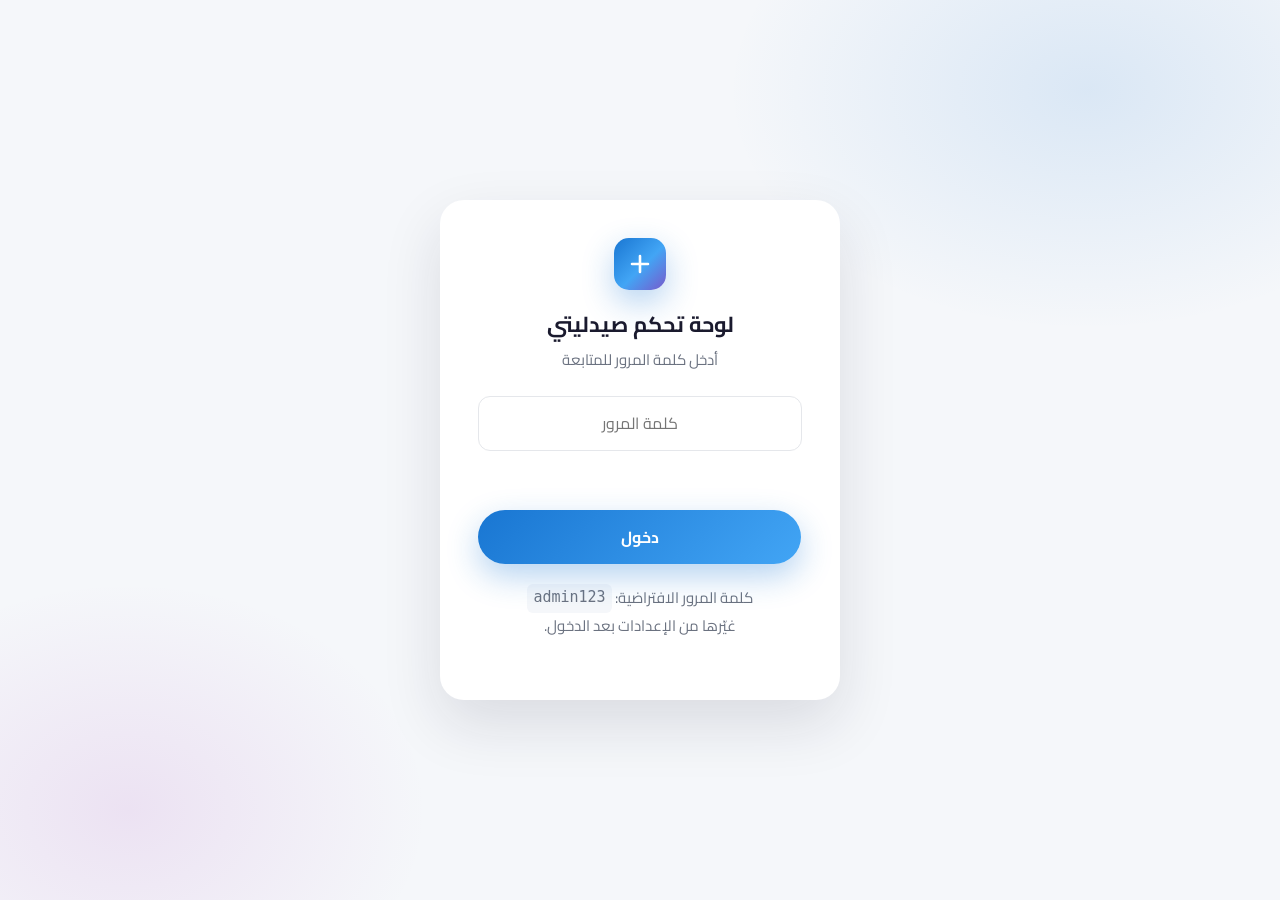
<file: admin.html>
<!DOCTYPE html>
<html lang="ar" dir="rtl">
<head>
  <meta charset="UTF-8" />
  <meta name="viewport" content="width=device-width, initial-scale=1.0" />
  <title>لوحة تحكم صيدليتي</title>
  <meta name="robots" content="noindex, nofollow" />
  <link rel="preconnect" href="https://fonts.googleapis.com" />
  <link rel="preconnect" href="https://fonts.gstatic.com" crossorigin />
  <link href="https://fonts.googleapis.com/css2?family=Cairo:wght@300;400;500;600;700;800;900&display=swap" rel="stylesheet" />
  <link rel="stylesheet" href="style.css" />
  <style>
    body.admin-body { min-height: 100vh; background: var(--background); }

    /* ---------- Login ---------- */
    .admin-login {
      min-height: 100vh; display: grid; place-items: center; padding: 2rem;
      background:
        radial-gradient(600px 400px at 85% 10%, rgba(25,118,210,.12), transparent 60%),
        radial-gradient(500px 380px at 10% 90%, rgba(156,39,176,.10), transparent 60%),
        var(--background);
    }
    .login-card {
      width: 100%; max-width: 400px; padding: 2.4rem; border-radius: var(--radius-lg);
      background: var(--surface); box-shadow: var(--shadow-lg); text-align: center;
    }
    .login-card .brand-logo { width: 52px; height: 52px; border-radius: 15px; margin-inline: auto; }
    .login-card h1 { font-size: 1.35rem; margin: 1rem 0 .25rem; }
    .login-card p { color: var(--text-secondary); font-size: var(--fs-sm); margin-bottom: 1.5rem; }
    .login-card input {
      width: 100%; padding: .8rem 1rem; border: 1.5px solid var(--divider); border-radius: var(--radius-sm);
      font: inherit; margin-bottom: .9rem; text-align: center; direction: ltr;
    }
    .login-card input:focus { outline: none; border-color: var(--primary); }
    .login-error { color: var(--error); font-size: var(--fs-sm); min-height: 1.4em; margin-bottom: .5rem; }
    .login-hint { margin-top: 1.2rem; font-size: var(--fs-xs); color: var(--text-secondary); }
    .login-hint code { background: var(--background); padding: .1rem .4rem; border-radius: 6px; direction: ltr; display: inline-block; }

    /* ---------- Dashboard layout ---------- */
    .admin-dashboard { min-height: 100vh; display: flex; flex-direction: column; }
    .admin-topbar {
      position: sticky; top: 0; z-index: 50; display: flex; align-items: center; gap: 1rem;
      padding: .8rem 1.4rem; background: var(--text-primary); color: #fff;
      box-shadow: var(--shadow-md);
    }
    .admin-topbar .brand { display: flex; align-items: center; gap: .7rem; font-weight: 800; }
    .admin-topbar .brand small { font-weight: 400; color: rgba(255,255,255,.65); }
    .admin-topbar-spacer { flex: 1; }
    .admin-topbar .toplink {
      color: rgba(255,255,255,.85); font-size: var(--fs-sm); padding: .45rem .9rem;
      border: 1px solid rgba(255,255,255,.25); border-radius: var(--radius-pill);
      text-decoration: none; transition: .2s;
    }
    .admin-topbar .toplink:hover { background: rgba(255,255,255,.12); }
    .btn-logout { background: rgba(239,83,80,.18); color: #FF8A80; }

    .admin-tabs {
      display: flex; gap: .4rem; padding: .9rem 1.4rem 0; background: var(--text-primary);
      border-top: 1px solid rgba(255,255,255,.08);
    }
    .admin-tab-btn {
      display: flex; align-items: center; gap: .5rem; padding: .6rem 1.2rem; font: 600 .95rem var(--font);
      color: rgba(255,255,255,.75); background: transparent; border: 0; border-radius: var(--radius-sm) var(--radius-sm) 0 0;
      cursor: pointer; transition: .2s;
    }
    .admin-tab-btn:hover { color: #fff; }
    .admin-tab-btn.active { background: var(--background); color: var(--text-primary); }
    .tab-badge {
      min-width: 20px; height: 20px; padding: 0 5px; border-radius: var(--radius-pill);
      background: var(--error); color: #fff; font-size: .72rem; font-weight: 700;
      display: inline-grid; place-items: center;
    }

    .admin-main { flex: 1; width: 100%; max-width: 1100px; margin: 0 auto; padding: 1.6rem 1.4rem 4rem; }
    .admin-panel-head { display: flex; align-items: center; justify-content: space-between; gap: 1rem; margin-bottom: 1.2rem; flex-wrap: wrap; }
    .admin-panel-head h2 { font-size: 1.3rem; }
    .admin-panel-head p { color: var(--text-secondary); font-size: var(--fs-sm); }

    .stat-cards { display: grid; grid-template-columns: repeat(3, 1fr); gap: 1rem; margin-bottom: 1.4rem; }
    .stat-card { background: var(--surface); border-radius: var(--radius-md); padding: 1.1rem 1.3rem; box-shadow: var(--shadow-sm); }
    .stat-card strong { display: block; font-size: 1.6rem; color: var(--primary); }
    .stat-card span { color: var(--text-secondary); font-size: var(--fs-sm); }

    /* ---------- Messages ---------- */
    .msg-toolbar { display: flex; align-items: center; gap: .8rem; margin-bottom: 1rem; flex-wrap: wrap; }
    .msg-filter { padding: .5rem 1rem; border: 1.5px solid var(--divider); border-radius: var(--radius-sm); font: 500 .9rem var(--font); background: var(--surface); }
    .msg-list { display: flex; flex-direction: column; gap: .9rem; }
    .msg-card {
      background: var(--surface); border-radius: var(--radius-md); padding: 1.1rem 1.3rem;
      box-shadow: var(--shadow-sm); border-inline-start: 4px solid var(--divider);
    }
    .msg-card.unread { border-inline-start-color: var(--primary); background: linear-gradient(90deg, rgba(25,118,210,.05), var(--surface) 35%); }
    .msg-head { display: flex; align-items: center; gap: .7rem; flex-wrap: wrap; }
    .msg-head strong { font-size: 1.02rem; }
    .msg-subject { font-size: var(--fs-xs); background: var(--gradient-soft); color: var(--primary-dark); padding: .2rem .6rem; border-radius: var(--radius-pill); font-weight: 600; }
    .msg-date { color: var(--text-secondary); font-size: var(--fs-xs); margin-inline-start: auto; }
    .msg-email { color: var(--primary); font-size: var(--fs-sm); text-decoration: none; direction: ltr; }
    .msg-body { margin: .7rem 0 .9rem; color: var(--text-primary); line-height: 1.8; white-space: pre-wrap; background: var(--background); border-radius: var(--radius-sm); padding: .8rem 1rem; }
    .msg-actions { display: flex; gap: .5rem; flex-wrap: wrap; }
    .msg-btn {
      padding: .4rem .95rem; font: 600 .85rem var(--font); border-radius: var(--radius-pill); cursor: pointer;
      border: 1.5px solid var(--divider); background: var(--surface); color: var(--text-primary); transition: .2s;
    }
    .msg-btn:hover { border-color: var(--primary); color: var(--primary); }
    .msg-btn.danger:hover { border-color: var(--error); color: var(--error); }
    .empty-state { text-align: center; padding: 4rem 1rem; color: var(--text-secondary); }
    .empty-state svg { opacity: .35; margin-bottom: .8rem; }

    /* ---------- Content editor ---------- */
    .page-chips { display: flex; gap: .5rem; flex-wrap: wrap; margin-bottom: 1.3rem; }
    .page-chip {
      padding: .5rem 1.1rem; border-radius: var(--radius-pill); border: 1.5px solid var(--divider);
      background: var(--surface); font: 600 .9rem var(--font); color: var(--text-secondary); cursor: pointer; transition: .2s;
    }
    .page-chip.active { background: var(--gradient-primary); color: #fff; border-color: transparent; }
    .content-group { margin-bottom: 1.6rem; }
    .content-group h3 {
      font-size: .95rem; color: var(--primary-dark); margin-bottom: .8rem; padding-bottom: .5rem;
      border-bottom: 1px solid var(--divider);
    }
    .field-card { background: var(--surface); border-radius: var(--radius-md); padding: .95rem 1.1rem; margin-bottom: .8rem; box-shadow: var(--shadow-xs); }
    .field-label { display: flex; align-items: center; gap: .6rem; flex-wrap: wrap; margin-bottom: .5rem; }
    .field-label strong { font-size: .93rem; }
    .field-selector {
      font-size: .72rem; color: var(--text-secondary); font-family: ui-monospace, Menlo, monospace;
      background: var(--background); padding: .12rem .5rem; border-radius: 6px; direction: ltr;
    }
    .field-changed { font-size: .72rem; color: var(--warning); font-weight: 700; display: none; }
    .field-card.changed .field-changed { display: inline; }
    .field-card textarea {
      width: 100%; min-height: 74px; resize: vertical; padding: .7rem .9rem; font: 500 .92rem var(--font);
      border: 1.5px solid var(--divider); border-radius: var(--radius-sm); background: #fff; color: var(--text-primary);
    }
    .field-card textarea:focus { outline: none; border-color: var(--primary); }
    body[data-theme="dark"] .field-card textarea { background: #1F2437; color: #fff; }
    .field-foot { display: flex; justify-content: space-between; gap: 1rem; margin-top: .5rem; }
    .field-foot small { color: transparent; font-size: .75rem; }
    .field-card.changed .field-foot small.auto-saved { color: var(--success); }
    .revert-btn {
      font-size: .8rem; background: none; border: 0; color: var(--text-secondary); cursor: pointer; text-decoration: underline;
    }
    .revert-btn:hover { color: var(--error); }

    .save-bar {
      position: sticky; bottom: 1rem; z-index: 40; display: flex; align-items: center; gap: 1rem;
      background: var(--text-primary); color: #fff; border-radius: var(--radius-md); padding: .85rem 1.3rem;
      box-shadow: var(--shadow-lg); margin-top: 1.5rem;
    }
    .save-bar .save-status { flex: 1; font-size: var(--fs-sm); color: rgba(255,255,255,.8); }
    .save-bar.saved .save-status { color: #7BD88F; }

    /* ---------- Settings ---------- */
    .settings-card { background: var(--surface); border-radius: var(--radius-md); padding: 1.4rem; margin-bottom: 1.2rem; box-shadow: var(--shadow-sm); }
    .settings-card h3 { margin-bottom: .4rem; }
    .settings-card p { color: var(--text-secondary); font-size: var(--fs-sm); margin-bottom: 1rem; }
    .settings-card input { width: 100%; max-width: 320px; padding: .7rem 1rem; border: 1.5px solid var(--divider); border-radius: var(--radius-sm); font: inherit; margin-bottom: .7rem; }
    .settings-card input:focus { outline: none; border-color: var(--primary); }
    .settings-row { display: flex; gap: 1rem; flex-wrap: wrap; align-items: center; }

    #toast {
      position: fixed; bottom: 2rem; left: 50%; transform: translate(-50%, 20px); z-index: 100;
      background: var(--text-primary); color: #fff; padding: .75rem 1.5rem; border-radius: var(--radius-pill);
      font-size: var(--fs-sm); opacity: 0; pointer-events: none; transition: .3s; box-shadow: var(--shadow-lg);
    }
    #toast.show { opacity: 1; transform: translate(-50%, 0); }

    [hidden] { display: none !important; }
    @media (max-width: 720px) {
      .stat-cards { grid-template-columns: 1fr; }
      .admin-topbar { flex-wrap: wrap; }
      .admin-tabs { overflow-x: auto; }
    }
  </style>
</head>
<body class="admin-body">

  <!-- ===================== Login ===================== -->
  <section class="admin-login" id="loginScreen">
    <div class="login-card">
      <span class="brand-logo" style="display:grid;place-items:center;background:var(--gradient-primary);color:#fff">
        <svg viewBox="0 0 24 24" width="24" height="24" fill="none" stroke="currentColor" stroke-width="2.6" stroke-linecap="round"><path d="M12 4v16M4 12h16"/></svg>
      </span>
      <h1>لوحة تحكم صيدليتي</h1>
      <p>أدخل كلمة المرور للمتابعة</p>
      <input type="password" id="loginPass" placeholder="كلمة المرور" autocomplete="current-password" />
      <p class="login-error" id="loginError" role="alert"></p>
      <button class="btn btn-primary btn-lg" id="loginBtn" style="width:100%">دخول</button>
      <p class="login-hint">كلمة المرور الافتراضية: <code>admin123</code><br />غيّرها من الإعدادات بعد الدخول.</p>
    </div>
  </section>

  <!-- ===================== Dashboard ===================== -->
  <div class="admin-dashboard" id="dashboard" hidden>
    <header class="admin-topbar">
      <a class="brand" aria-label="صيدليتي - لوحة التحكم">
        <span class="brand-logo" style="display:grid;place-items:center;background:var(--gradient-primary);color:#fff">
          <svg viewBox="0 0 24 24" width="20" height="20" fill="none" stroke="currentColor" stroke-width="2.6" stroke-linecap="round"><path d="M12 4v16M4 12h16"/></svg>
        </span>
        <span>لوحة تحكم صيدليتي <small>— إدارة الموقع</small></span>
      </a>
      <div class="admin-topbar-spacer"></div>
      <a class="toplink" href="index.html" target="_blank" rel="noopener">زيارة الموقع</a>
      <button class="toplink btn-logout" id="logoutBtn" type="button">تسجيل الخروج</button>
    </header>

    <nav class="admin-tabs" aria-label="أقسام لوحة التحكم">
      <button class="admin-tab-btn active" data-tab="messages" type="button">
        <svg viewBox="0 0 24 24" width="16" height="16" fill="none" stroke="currentColor" stroke-width="2" stroke-linecap="round" stroke-linejoin="round"><path d="M21 12a8 8 0 0 1-8 8H4l2-3a8 8 0 1 1 15-5Z"/></svg>
        الرسائل <span class="tab-badge" id="unreadBadge" hidden>0</span>
      </button>
      <button class="admin-tab-btn" data-tab="content" type="button">
        <svg viewBox="0 0 24 24" width="16" height="16" fill="none" stroke="currentColor" stroke-width="2" stroke-linecap="round" stroke-linejoin="round"><path d="M12 20h9"/><path d="M16.5 3.5a2.1 2.1 0 0 1 3 3L7 19l-4 1 1-4Z"/></svg>
        تعديل المحتوى
      </button>
      <button class="admin-tab-btn" data-tab="settings" type="button">
        <svg viewBox="0 0 24 24" width="16" height="16" fill="none" stroke="currentColor" stroke-width="2" stroke-linecap="round" stroke-linejoin="round"><circle cx="12" cy="12" r="3"/><path d="M19.4 15a1.7 1.7 0 0 0 .3 1.9l.1.1a2 2 0 1 1-2.8 2.8l-.1-.1a1.7 1.7 0 0 0-1.9-.3 1.7 1.7 0 0 0-1 1.5V21a2 2 0 1 1-4 0v-.1a1.7 1.7 0 0 0-1-1.6 1.7 1.7 0 0 0-1.9.3l-.1.1a2 2 0 1 1-2.8-2.8l.1-.1a1.7 1.7 0 0 0 .3-1.9 1.7 1.7 0 0 0-1.5-1H3a2 2 0 1 1 0-4h.1a1.7 1.7 0 0 0 1.6-1 1.7 1.7 0 0 0-.3-1.9l-.1-.1a2 2 0 1 1 2.8-2.8l.1.1a1.7 1.7 0 0 0 1.9.3h.1a1.7 1.7 0 0 0 1-1.5V3a2 2 0 1 1 4 0v.1a1.7 1.7 0 0 0 1 1.5h.1a1.7 1.7 0 0 0 1.9-.3l.1-.1a2 2 0 1 1 2.8 2.8l-.1.1a1.7 1.7 0 0 0-.3 1.9v.1a1.7 1.7 0 0 0 1.5 1H21a2 2 0 1 1 0 4h-.1a1.7 1.7 0 0 0-1.5 1Z"/></svg>
        الإعدادات
      </button>
    </nav>

    <main class="admin-main">

      <!-- ===== Messages tab ===== -->
      <section id="tab-messages" class="admin-tab">
        <div class="admin-panel-head">
          <div>
            <h2>رسائل التواصل</h2>
            <p>الرسائل المرسلة من نموذج التواصل في صفحة «تواصل معنا».</p>
          </div>
        </div>

        <div class="stat-cards">
          <div class="stat-card"><strong id="statTotal">0</strong><span>إجمالي الرسائل</span></div>
          <div class="stat-card"><strong id="statUnread">0</strong><span>غير مقروءة</span></div>
          <div class="stat-card"><strong id="statToday">0</strong><span>اليوم</span></div>
        </div>

        <div class="msg-toolbar">
          <select class="msg-filter" id="msgFilter" aria-label="فلترة الرسائل">
            <option value="all">كل الرسائل</option>
            <option value="unread">غير المقروءة فقط</option>
          </select>
          <button class="btn btn-primary btn-sm" id="exportBtn" type="button">
            <svg viewBox="0 0 24 24" width="14" height="14" fill="none" stroke="currentColor" stroke-width="2.2" stroke-linecap="round" stroke-linejoin="round"><path d="M12 3v12"/><path d="m7 10 5 5 5-5"/><path d="M4 21h16"/></svg>
            تصدير JSON
          </button>
        </div>

        <div class="msg-list" id="messagesList"></div>
      </section>

      <!-- ===== Content tab ===== -->
      <section id="tab-content" class="admin-tab" hidden>
        <div class="admin-panel-head">
          <div>
            <h2>تعديل محتوى الموقع</h2>
            <p>عدّل النصوص في أي صفحة ثم اضغط «حفظ التغييرات» — تظهر التعديلات فورًا على الموقع في نفس المتصفح.</p>
          </div>
        </div>

        <div class="page-chips" id="pageChips"></div>
        <div id="contentFields"></div>

        <div class="save-bar" id="saveBar">
          <span class="save-status" id="saveStatus">لم يتم حفظ التغييرات بعد</span>
          <button class="btn btn-white" id="saveBtn" type="button">
            <svg viewBox="0 0 24 24" width="16" height="16" fill="none" stroke="currentColor" stroke-width="2.2" stroke-linecap="round" stroke-linejoin="round"><path d="M19 21H5a2 2 0 0 1-2-2V5a2 2 0 0 1 2-2h11l5 5v11a2 2 0 0 1-2 2Z"/><path d="M17 21v-8H7v8"/><path d="M7 3v5h8"/></svg>
            حفظ التغييرات
          </button>
        </div>
      </section>

      <!-- ===== Settings tab ===== -->
      <section id="tab-settings" class="admin-tab" hidden>
        <div class="admin-panel-head">
          <div>
            <h2>الإعدادات</h2>
            <p>إدارة كلمة المرور وبيانات اللوحة.</p>
          </div>
        </div>

        <div class="settings-card">
          <h3>تغيير كلمة المرور</h3>
          <p>كلمة المرور الحالية: <code>admin123</code> (الافتراضية) — يُنصح بتغييرها.</p>
          <input type="password" id="newPass1" placeholder="كلمة المرور الجديدة" autocomplete="new-password" />
          <input type="password" id="newPass2" placeholder="تأكيد كلمة المرور الجديدة" autocomplete="new-password" />
          <div class="settings-row">
            <button class="btn btn-primary" id="changePassBtn" type="button">تحديث كلمة المرور</button>
          </div>
        </div>

        <div class="settings-card">
          <h3>المحتوى</h3>
          <p>استعادة جميع النصوص إلى القيم الافتراضية وتجاهل كل التعديلات المحفوظة.</p>
          <div class="settings-row">
            <button class="btn btn-dark" id="resetContentBtn" type="button">استعادة المحتوى الافتراضي</button>
          </div>
        </div>

        <div class="settings-card">
          <h3>الرسائل</h3>
          <p>حذف جميع رسائل التواصل المحفوظة نهائيًا.</p>
          <div class="settings-row">
            <button class="btn btn-dark" id="clearMessagesBtn" type="button">حذف جميع الرسائل</button>
          </div>
        </div>

        <div class="settings-card">
          <h3>ملاحظة مهمة</h3>
          <p>
            لوحة التحكم هذه تعمل بتخزين المتصفح (localStorage) — الرسائل والتعديلات تُحفظ على نفس المتصفح/الجهاز فقط.
            لاستقبال الرسائل ومشاركة التعديلات بين جميع الزوار، تحتاج ربط الموقع بخادم (Backend) مثل Formspree أو Firebase.
          </p>
        </div>
      </section>
    </main>
  </div>

  <div id="toast" role="status"></div>

  <script src="content-schema.js" defer></script>
  <script src="admin.js" defer></script>
</body>
</html>
</file>
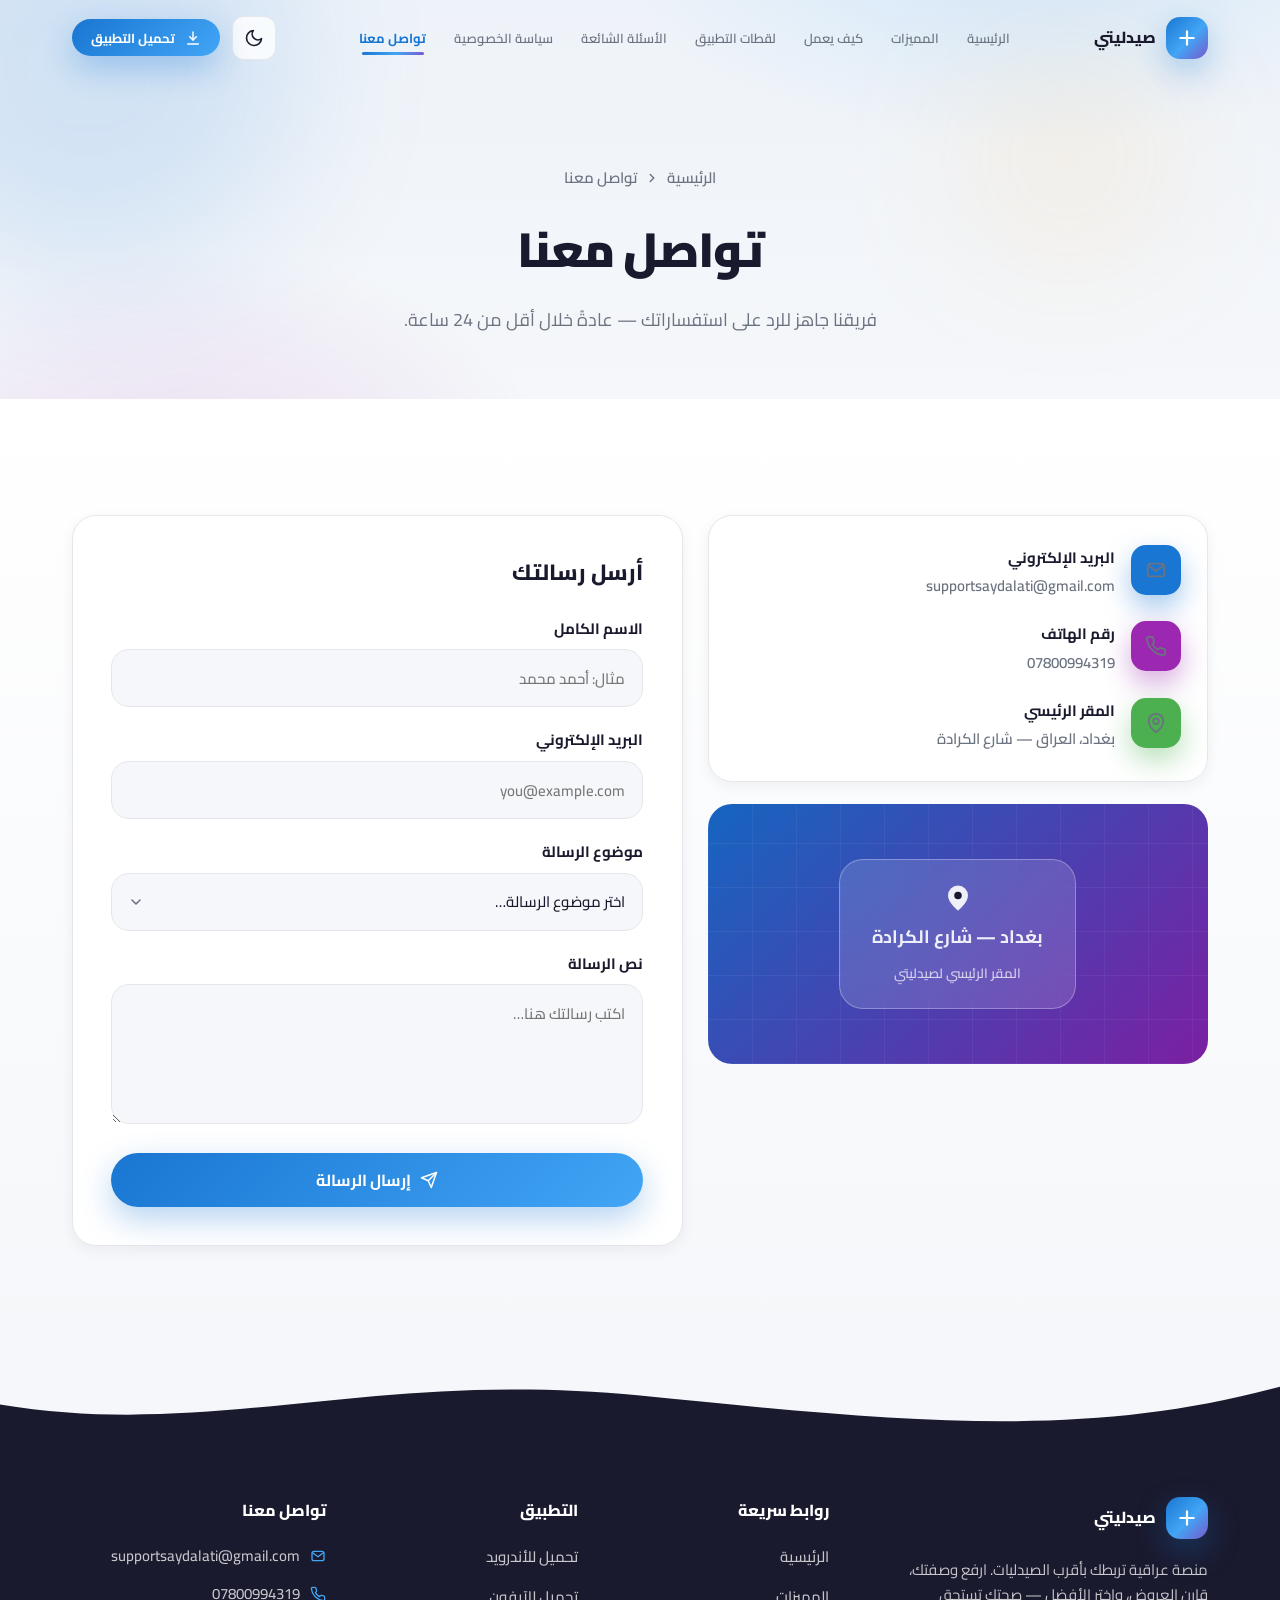
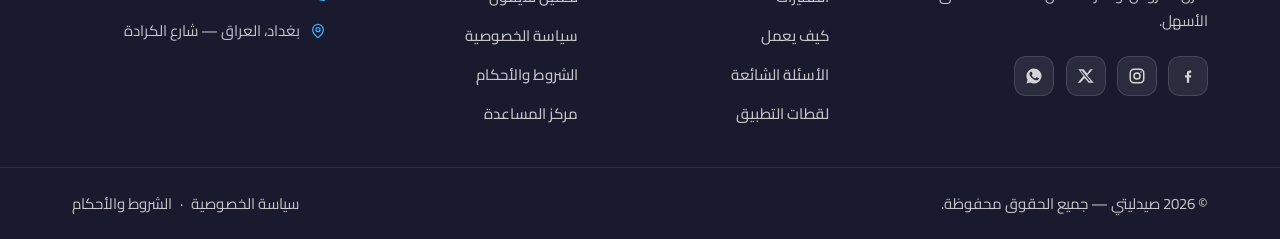
<file: contact.html>
<!DOCTYPE html>
<html lang="ar" dir="rtl">
<head>
  <meta charset="UTF-8" />
  <meta name="viewport" content="width=device-width, initial-scale=1.0" />
  <script>
    (function () {
      try {
        var stored = localStorage.getItem("saydalati-theme");
        var dark = stored ? stored === "dark" : window.matchMedia("(prefers-color-scheme: dark)").matches;
        document.documentElement.setAttribute("data-theme", dark ? "dark" : "light");
      } catch (e) {}
    })();
  </script>
  <title>تواصل معنا | صيدليتي</title>
  <meta name="description" content="تواصل مع فريق صيدليتي — لأي استفسار أو اقتراح أو مشكلة، نحن هنا لخدمتك على مدار الساعة." />
  <meta name="robots" content="index, follow" />
  <meta name="theme-color" content="#1976D2" />
  <link rel="preconnect" href="https://fonts.googleapis.com" />
  <link rel="preconnect" href="https://fonts.gstatic.com" crossorigin />
  <link href="https://fonts.googleapis.com/css2?family=Cairo:wght@300;400;500;600;700;800;900&display=swap" rel="stylesheet" />
  <link rel="stylesheet" href="style.css" />
  <link rel="icon" type="image/svg+xml" href="data:image/svg+xml,%3Csvg xmlns='http://www.w3.org/2000/svg' viewBox='0 0 64 64'%3E%3Cdefs%3E%3ClinearGradient id='g' x1='0' y1='0' x2='1' y2='1'%3E%3Cstop offset='0' stop-color='%231976D2'/%3E%3Cstop offset='1' stop-color='%239C27B0'/%3E%3C/linearGradient%3E%3C/defs%3E%3Crect width='64' height='64' rx='16' fill='url(%23g)'/%3E%3Cpath d='M32 14v36M14 32h36' stroke='white' stroke-width='8' stroke-linecap='round'/%3E%3C/svg%3E" />
</head>
<body>
  <a class="skip-link" href="#main">تخطي إلى المحتوى</a>
  <div class="scroll-progress" id="scrollProgress" aria-hidden="true"></div>

  <header class="site-header" id="siteHeader">
    <nav class="nav container" aria-label="التنقل الرئيسي">
      <a href="index.html" class="brand" aria-label="صيدليتي - الرئيسية">
        <span class="brand-logo" aria-hidden="true">
          <svg viewBox="0 0 24 24" width="20" height="20" fill="none" stroke="currentColor" stroke-width="2.6" stroke-linecap="round"><path d="M12 4v16M4 12h16"/></svg>
        </span>
        <span class="brand-name">صيدليتي</span>
      </a>
      <ul class="nav-links" id="navLinks">
        <li><a class="nav-link" href="index.html#hero">الرئيسية</a></li>
        <li><a class="nav-link" href="index.html#features">المميزات</a></li>
        <li><a class="nav-link" href="index.html#how-it-works">كيف يعمل</a></li>
        <li><a class="nav-link" href="index.html#screenshots">لقطات التطبيق</a></li>
        <li><a class="nav-link" href="index.html#faq">الأسئلة الشائعة</a></li>
        <li><a class="nav-link" href="privacy-policy.html">سياسة الخصوصية</a></li>
        <li><a class="nav-link active" href="contact.html">تواصل معنا</a></li>
      </ul>
      <div class="nav-actions">
        <button class="theme-toggle" id="themeToggle" aria-label="التبديل إلى الوضع الليلي" aria-pressed="false">
          <svg class="icon-moon" viewBox="0 0 24 24" width="20" height="20" fill="none" stroke="currentColor" stroke-width="2" stroke-linecap="round" stroke-linejoin="round" aria-hidden="true"><path d="M21 12.8A9 9 0 1 1 11.2 3a7 7 0 0 0 9.8 9.8Z"/></svg>
          <svg class="icon-sun" viewBox="0 0 24 24" width="20" height="20" fill="none" stroke="currentColor" stroke-width="2" stroke-linecap="round" aria-hidden="true"><circle cx="12" cy="12" r="4.2"/><path d="M12 2v2.2M12 19.8V22M2 12h2.2M19.8 12H22M4.9 4.9l1.6 1.6M17.5 17.5l1.6 1.6M4.9 19.1l1.6-1.6M17.5 6.5l1.6-1.6"/></svg>
        </button>
        <a href="index.html#download" class="btn btn-primary btn-sm nav-cta">
          <svg viewBox="0 0 24 24" width="16" height="16" fill="none" stroke="currentColor" stroke-width="2.2" stroke-linecap="round" stroke-linejoin="round" aria-hidden="true"><path d="M12 3v12"/><path d="m7 10 5 5 5-5"/><path d="M4 21h16"/></svg>
          تحميل التطبيق
        </a>
        <button class="nav-toggle" id="navToggle" aria-label="فتح القائمة" aria-expanded="false" aria-controls="mobileMenu">
          <svg class="icon-burger" viewBox="0 0 24 24" width="24" height="24" fill="none" stroke="currentColor" stroke-width="2" stroke-linecap="round"><path d="M4 7h16M4 12h16M4 17h10"/></svg>
          <svg class="icon-close" viewBox="0 0 24 24" width="24" height="24" fill="none" stroke="currentColor" stroke-width="2" stroke-linecap="round"><path d="m6 6 12 12M18 6 6 18"/></svg>
        </button>
      </div>
    </nav>
  </header>

  <div class="mobile-menu" id="mobileMenu" aria-hidden="true">
    <ul class="mobile-menu-links">
      <li><a class="nav-link" href="index.html#hero">الرئيسية</a></li>
      <li><a class="nav-link" href="index.html#features">المميزات</a></li>
      <li><a class="nav-link" href="index.html#how-it-works">كيف يعمل</a></li>
      <li><a class="nav-link" href="index.html#screenshots">لقطات التطبيق</a></li>
      <li><a class="nav-link" href="index.html#faq">الأسئلة الشائعة</a></li>
      <li><a class="nav-link" href="privacy-policy.html">سياسة الخصوصية</a></li>
      <li><a class="nav-link active" href="contact.html">تواصل معنا</a></li>
    </ul>
    <a href="index.html#download" class="btn btn-primary btn-lg mobile-menu-cta">تحميل التطبيق</a>
  </div>

  <main id="main">
    <section class="page-hero">
      <div class="hero-bg" aria-hidden="true">
        <span class="blob blob-1"></span>
        <span class="blob blob-5"></span>
      </div>
      <div class="container">
        <nav class="breadcrumb reveal visible" aria-label="مسار التنقل">
          <a href="index.html">الرئيسية</a>
          <svg viewBox="0 0 24 24" fill="none" stroke="currentColor" stroke-width="2.4" stroke-linecap="round" aria-hidden="true"><path d="m9 6 6 6-6 6"/></svg>
          <span>تواصل معنا</span>
        </nav>
        <h1 class="page-hero-title reveal visible">تواصل معنا</h1>
        <p class="page-hero-sub reveal visible">فريقنا جاهز للرد على استفساراتك — عادةً خلال أقل من 24 ساعة.</p>
      </div>
    </section>

    <section class="section section-alt">
      <div class="container">
        <div class="contact-page-grid">
          <div class="info-stack">
            <div class="info-card reveal visible">
              <a href="mailto:supportsaydalati@gmail.com" class="info-row">
                <span class="contact-icon" style="--fc:#1976D2">
                  <svg viewBox="0 0 24 24" width="22" height="22" fill="none" stroke="currentColor" stroke-width="2" stroke-linecap="round" stroke-linejoin="round" aria-hidden="true"><rect x="3" y="5" width="18" height="14" rx="3"/><path d="m4 7 8 6 8-6"/></svg>
                </span>
                <div>
                  <strong>البريد الإلكتروني</strong>
                  <span dir="ltr">supportsaydalati@gmail.com</span>
                </div>
              </a>
              <a href="tel:+9647800994319" class="info-row">
                <span class="contact-icon" style="--fc:#9C27B0">
                  <svg viewBox="0 0 24 24" width="22" height="22" fill="none" stroke="currentColor" stroke-width="2" stroke-linecap="round" stroke-linejoin="round" aria-hidden="true"><path d="M22 16.9v3a2 2 0 0 1-2.2 2A19.8 19.8 0 0 1 2.1 4.2 2 2 0 0 1 4.1 2h3a2 2 0 0 1 2 1.7c.1 1 .4 2 .7 2.9a2 2 0 0 1-.5 2.1L8 10a16 16 0 0 0 6 6l1.3-1.3a2 2 0 0 1 2.1-.5c.9.3 1.9.6 2.9.7a2 2 0 0 1 1.7 2Z"/></svg>
                </span>
                <div>
                  <strong>رقم الهاتف</strong>
                  <span dir="ltr">07800994319</span>
                </div>
              </a>
              <div class="info-row">
                <span class="contact-icon" style="--fc:#4CAF50">
                  <svg viewBox="0 0 24 24" width="22" height="22" fill="none" stroke="currentColor" stroke-width="2" stroke-linecap="round" stroke-linejoin="round" aria-hidden="true"><path d="M20 10c0 6-8 12-8 12S4 16 4 10a8 8 0 1 1 16 0Z"/><circle cx="12" cy="10" r="3"/></svg>
                </span>
                <div>
                  <strong>المقر الرئيسي</strong>
                  <span>بغداد، العراق — شارع الكرادة</span>
                </div>
              </div>
            </div>

            <div class="map-placeholder reveal visible" role="img" aria-label="خريطة توضيحية لموقع المقر الرئيسي في بغداد">
              <div class="map-pin">
                <svg viewBox="0 0 24 24" width="30" height="30" fill="currentColor" aria-hidden="true"><path d="M20 10c0 6-8 12-8 12S4 16 4 10a8 8 0 1 1 16 0Z"/><circle cx="12" cy="10" r="3" fill="#1A1A2E"/></svg>
                <strong>بغداد — شارع الكرادة</strong>
                <small>المقر الرئيسي لصيدليتي</small>
              </div>
            </div>
          </div>

          <form class="form-card reveal visible" id="contactForm" novalidate>
            <h3>أرسل رسالتك</h3>

            <div class="form-row">
              <label class="form-label" for="name">الاسم الكامل</label>
              <input class="form-control" type="text" id="name" name="name" placeholder="مثال: أحمد محمد" autocomplete="name" />
              <span class="form-error">يرجى إدخال اسمك الكامل (3 أحرف على الأقل).</span>
            </div>

            <div class="form-row">
              <label class="form-label" for="email">البريد الإلكتروني</label>
              <input class="form-control" type="email" id="email" name="email" placeholder="you@example.com" autocomplete="email" dir="ltr" style="text-align:right" />
              <span class="form-error">يرجى إدخال بريد إلكتروني صحيح.</span>
            </div>

            <div class="form-row">
              <label class="form-label" for="subject">موضوع الرسالة</label>
              <select class="form-control" id="subject" name="subject">
                <option value="" selected disabled>اختر موضوع الرسالة…</option>
                <option value="support">مشكلة تقنية في التطبيق</option>
                <option value="pharmacy">انضمام صيدلية إلى المنصة</option>
                <option value="feedback">اقتراح أو ملاحظة</option>
                <option value="press">استفسار إعلامي</option>
                <option value="other">موضوع آخر</option>
              </select>
              <span class="form-error">يرجى اختيار موضوع الرسالة.</span>
            </div>

            <div class="form-row">
              <label class="form-label" for="message">نص الرسالة</label>
              <textarea class="form-control" id="message" name="message" placeholder="اكتب رسالتك هنا…"></textarea>
              <span class="form-error">يرجى كتابة رسالة لا تقل عن 10 أحرف.</span>
            </div>

            <button type="submit" class="btn btn-primary btn-lg" style="width:100%">
              <svg viewBox="0 0 24 24" width="18" height="18" fill="none" stroke="currentColor" stroke-width="2" stroke-linecap="round" stroke-linejoin="round" aria-hidden="true"><path d="M22 2 11 13"/><path d="M22 2 15 22l-4-9-9-4Z"/></svg>
              إرسال الرسالة
            </button>

            <div class="form-success" aria-live="polite">
              <svg viewBox="0 0 24 24" width="20" height="20" fill="none" stroke="currentColor" stroke-width="2.4" stroke-linecap="round" stroke-linejoin="round" aria-hidden="true"><circle cx="12" cy="12" r="9"/><path d="m8.5 12 2.5 2.5 4.5-5"/></svg>
              تم إرسال رسالتك بنجاح — سنرد عليك خلال 24 ساعة.
            </div>
          </form>
        </div>
      </div>
    </section>
  </main>

  <footer class="site-footer">
    <div class="footer-wave" aria-hidden="true">
      <svg viewBox="0 0 1440 90" preserveAspectRatio="none">
        <path d="M0,50 C240,90 420,10 720,40 C1020,70 1220,90 1440,30 L1440,90 L0,90 Z" fill="#1A1A2E"/>
      </svg>
    </div>
    <div class="container footer-grid">
      <div class="footer-brand">
        <a href="index.html" class="brand brand-light" aria-label="صيدليتي - الرئيسية">
          <span class="brand-logo" aria-hidden="true">
            <svg viewBox="0 0 24 24" width="20" height="20" fill="none" stroke="currentColor" stroke-width="2.6" stroke-linecap="round"><path d="M12 4v16M4 12h16"/></svg>
          </span>
          <span class="brand-name">صيدليتي</span>
        </a>
        <p class="footer-desc">منصة عراقية تربطك بأقرب الصيدليات. ارفع وصفتك، قارن العروض، واختر الأفضل — صحتك تستحق الأسهل.</p>
        <div class="footer-social">
          <a href="#" class="social-btn" aria-label="فيسبوك"><svg viewBox="0 0 24 24" width="18" height="18" fill="currentColor" aria-hidden="true"><path d="M13.5 21v-7h2.4l.4-3h-2.8V9.1c0-.9.2-1.5 1.5-1.5h1.4V4.9c-.3 0-1.2-.1-2.2-.1-2.2 0-3.7 1.3-3.7 3.8V11H8v3h2.5v7h3Z"/></svg></a>
          <a href="#" class="social-btn" aria-label="انستغرام"><svg viewBox="0 0 24 24" width="18" height="18" fill="none" stroke="currentColor" stroke-width="2" stroke-linecap="round" stroke-linejoin="round" aria-hidden="true"><rect x="3" y="3" width="18" height="18" rx="5"/><circle cx="12" cy="12" r="4"/><path d="M17.5 6.5h.01"/></svg></a>
          <a href="#" class="social-btn" aria-label="تويتر"><svg viewBox="0 0 24 24" width="18" height="18" fill="currentColor" aria-hidden="true"><path d="M17.7 3H21l-7.3 8.3L22.3 21h-6.7l-5.3-6.2L4.3 21H1l7.8-8.9L1.8 3h6.9l4.8 5.7L17.7 3Zm-1.2 16h1.9L6.6 4.9H4.6L16.5 19Z"/></svg></a>
          <a href="#" class="social-btn" aria-label="واتساب"><svg viewBox="0 0 24 24" width="18" height="18" fill="currentColor" aria-hidden="true"><path d="M12 2a10 10 0 0 0-8.6 15.1L2 22l5-1.3A10 10 0 1 0 12 2Zm5.7 14.2c-.2.7-1.3 1.3-1.9 1.4-.5.1-1.1.1-1.8-.1a16 16 0 0 1-1.7-.6c-3-1.3-5-4.3-5.1-4.5-.2-.2-1.3-1.7-1.3-3.2s.8-2.3 1.1-2.6c.3-.3.6-.4.8-.4h.6c.2 0 .5-.1.7.5l.9 2.2c.1.2.1.4 0 .6l-.4.6-.5.6c-.2.2-.3.4-.1.7.2.3.8 1.4 1.8 2.2 1.3 1.1 2.3 1.5 2.6 1.6.3.1.5.1.7-.1l1-1.2c.2-.3.4-.2.7-.1l2.2 1c.3.2.5.3.6.4 0 .2 0 .9-.3 1.6Z"/></svg></a>
        </div>
      </div>
      <div class="footer-col">
        <h4>روابط سريعة</h4>
        <ul>
          <li><a href="index.html#hero">الرئيسية</a></li>
          <li><a href="index.html#features">المميزات</a></li>
          <li><a href="index.html#how-it-works">كيف يعمل</a></li>
          <li><a href="index.html#faq">الأسئلة الشائعة</a></li>
          <li><a href="index.html#screenshots">لقطات التطبيق</a></li>
        </ul>
      </div>
      <div class="footer-col">
        <h4>التطبيق</h4>
        <ul>
          <li><a href="index.html#download">تحميل للأندرويد</a></li>
          <li><a href="index.html#download">تحميل للآيفون</a></li>
          <li><a href="privacy-policy.html">سياسة الخصوصية</a></li>
          <li><a href="terms.html">الشروط والأحكام</a></li>
          <li><a href="404.html">مركز المساعدة</a></li>
        </ul>
      </div>
      <div class="footer-col">
        <h4>تواصل معنا</h4>
        <ul class="footer-contact">
          <li>
            <svg viewBox="0 0 24 24" width="16" height="16" fill="none" stroke="currentColor" stroke-width="2" stroke-linecap="round" stroke-linejoin="round" aria-hidden="true"><rect x="3" y="5" width="18" height="14" rx="3"/><path d="m4 7 8 6 8-6"/></svg>
            <a href="mailto:supportsaydalati@gmail.com" dir="ltr">supportsaydalati@gmail.com</a>
          </li>
          <li>
            <svg viewBox="0 0 24 24" width="16" height="16" fill="none" stroke="currentColor" stroke-width="2" stroke-linecap="round" stroke-linejoin="round" aria-hidden="true"><path d="M22 16.9v3a2 2 0 0 1-2.2 2A19.8 19.8 0 0 1 2.1 4.2 2 2 0 0 1 4.1 2h3a2 2 0 0 1 2 1.7c.1 1 .4 2 .7 2.9a2 2 0 0 1-.5 2.1L8 10a16 16 0 0 0 6 6l1.3-1.3a2 2 0 0 1 2.1-.5c.9.3 1.9.6 2.9.7a2 2 0 0 1 1.7 2Z"/></svg>
            <a href="tel:+9647800994319" dir="ltr">07800994319</a>
          </li>
          <li>
            <svg viewBox="0 0 24 24" width="16" height="16" fill="none" stroke="currentColor" stroke-width="2" stroke-linecap="round" stroke-linejoin="round" aria-hidden="true"><path d="M20 10c0 6-8 12-8 12S4 16 4 10a8 8 0 1 1 16 0Z"/><circle cx="12" cy="10" r="3"/></svg>
            <span>بغداد، العراق — شارع الكرادة</span>
          </li>
        </ul>
      </div>
    </div>
    <div class="footer-bottom">
      <div class="container footer-bottom-inner">
        <p>© <span id="year">2026</span> صيدليتي — جميع الحقوق محفوظة.</p>
        <p class="footer-links">
          <a href="privacy-policy.html">سياسة الخصوصية</a>
          <span aria-hidden="true">·</span>
          <a href="terms.html">الشروط والأحكام</a>
        </p>
      </div>
    </div>
  </footer>

  <button class="back-to-top" id="backToTop" aria-label="العودة إلى الأعلى">
    <svg viewBox="0 0 24 24" width="20" height="20" fill="none" stroke="currentColor" stroke-width="2.4" stroke-linecap="round" stroke-linejoin="round" aria-hidden="true"><path d="m5 14 7-7 7 7"/></svg>
  </button>

  <script src="content-schema.js" defer></script>
  <script src="script.js" defer></script>
</body>
</html>
</file>
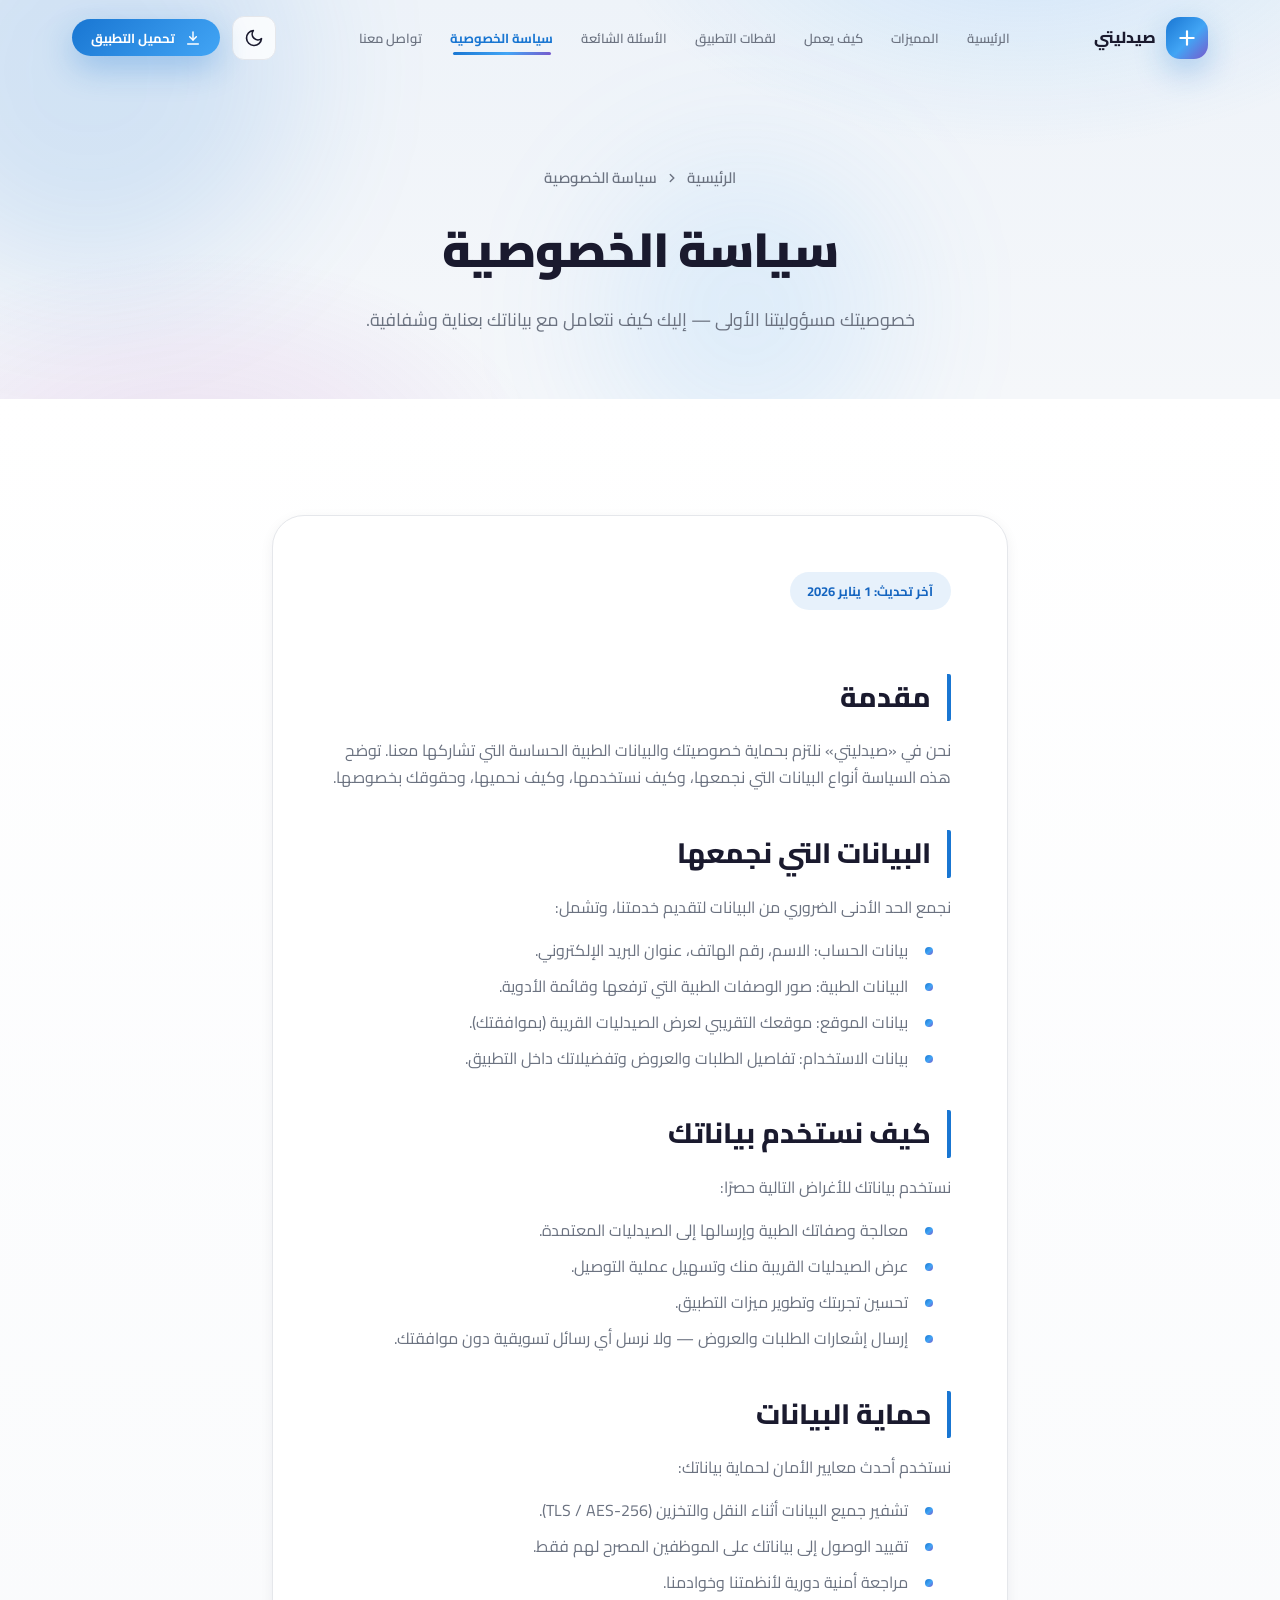
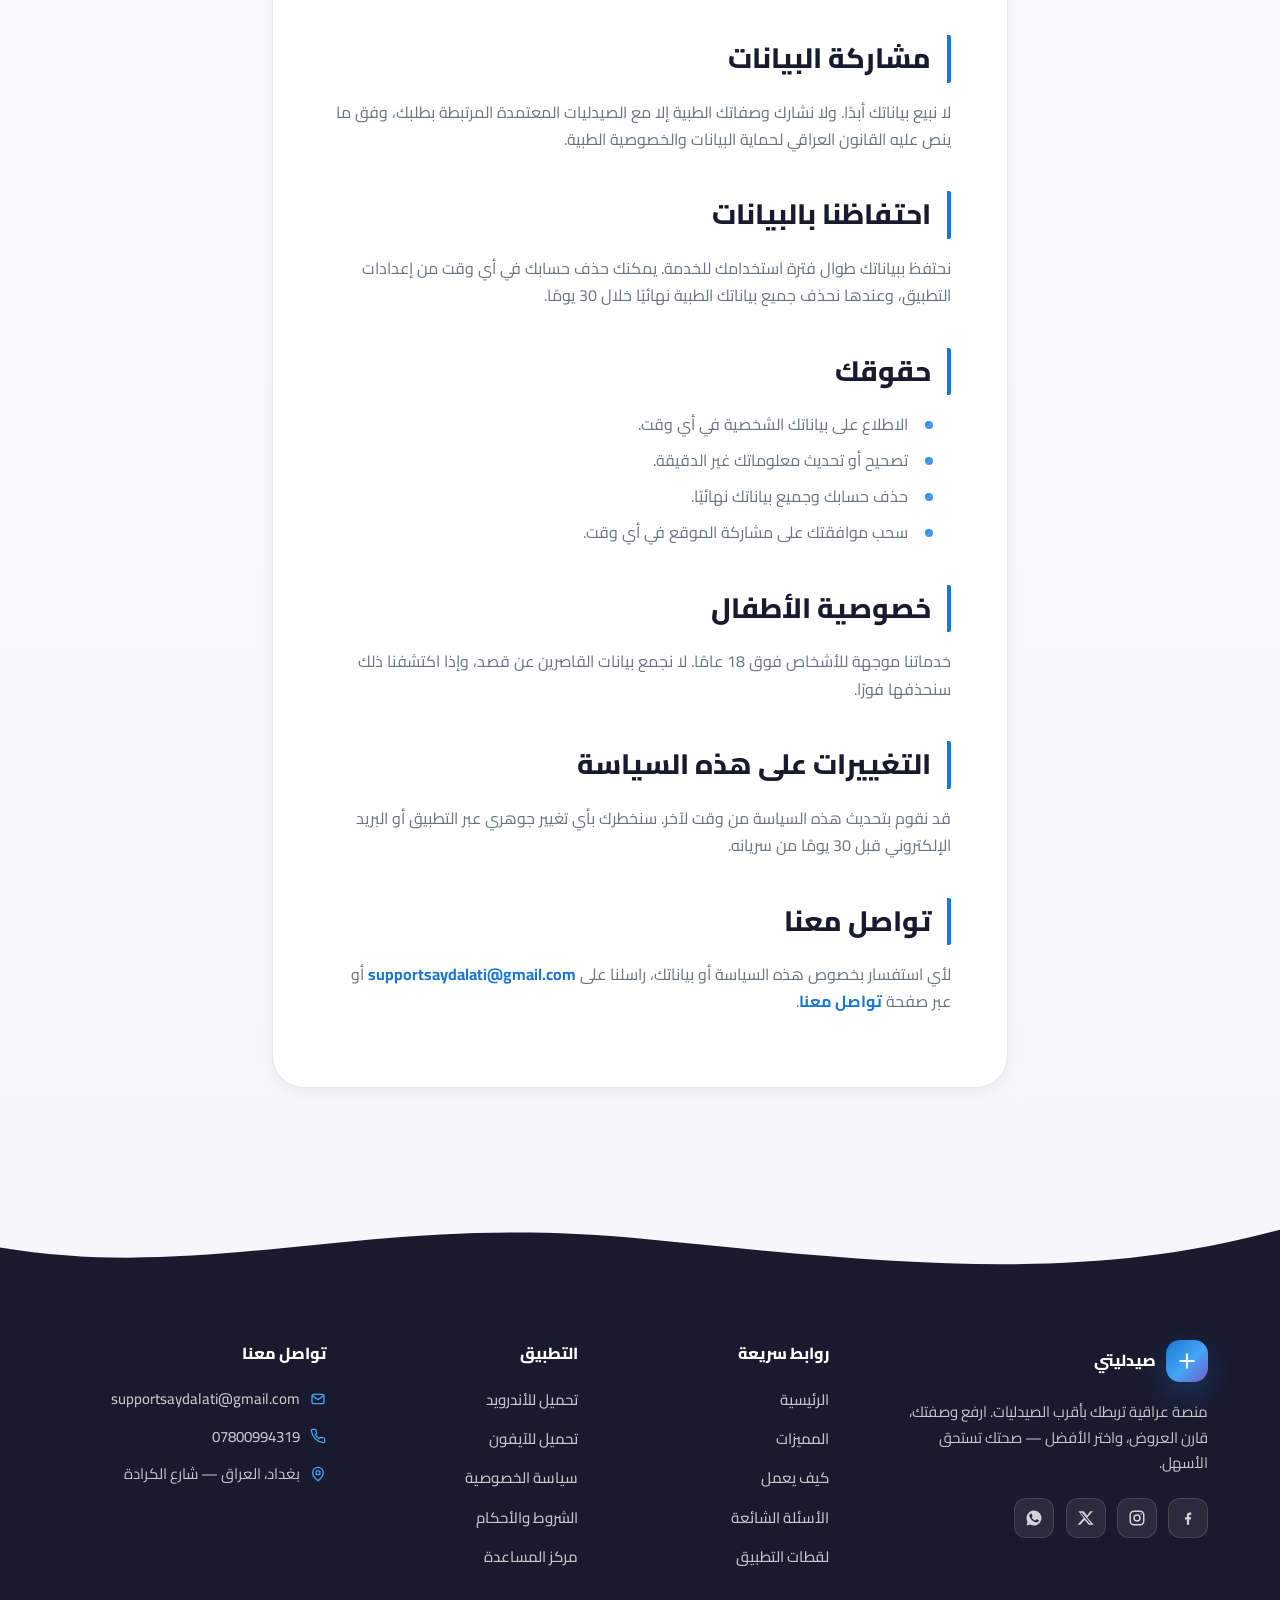
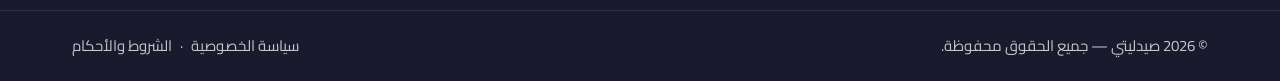
<file: privacy-policy.html>
<!DOCTYPE html>
<html lang="ar" dir="rtl">
<head>
  <meta charset="UTF-8" />
  <meta name="viewport" content="width=device-width, initial-scale=1.0" />
  <script>
    (function () {
      try {
        var stored = localStorage.getItem("saydalati-theme");
        var dark = stored ? stored === "dark" : window.matchMedia("(prefers-color-scheme: dark)").matches;
        document.documentElement.setAttribute("data-theme", dark ? "dark" : "light");
      } catch (e) {}
    })();
  </script>
  <title>سياسة الخصوصية | صيدليتي</title>
  <meta name="description" content="سياسة الخصوصية لتطبيق صيدليتي — كيف نحمي بياناتك الطبية ونحافظ على خصوصيتك." />
  <meta name="robots" content="index, follow" />
  <meta name="theme-color" content="#1976D2" />
  <link rel="preconnect" href="https://fonts.googleapis.com" />
  <link rel="preconnect" href="https://fonts.gstatic.com" crossorigin />
  <link href="https://fonts.googleapis.com/css2?family=Cairo:wght@300;400;500;600;700;800;900&display=swap" rel="stylesheet" />
  <link rel="stylesheet" href="style.css" />
  <link rel="icon" type="image/svg+xml" href="data:image/svg+xml,%3Csvg xmlns='http://www.w3.org/2000/svg' viewBox='0 0 64 64'%3E%3Cdefs%3E%3ClinearGradient id='g' x1='0' y1='0' x2='1' y2='1'%3E%3Cstop offset='0' stop-color='%231976D2'/%3E%3Cstop offset='1' stop-color='%239C27B0'/%3E%3C/linearGradient%3E%3C/defs%3E%3Crect width='64' height='64' rx='16' fill='url(%23g)'/%3E%3Cpath d='M32 14v36M14 32h36' stroke='white' stroke-width='8' stroke-linecap='round'/%3E%3C/svg%3E" />
</head>
<body>
  <a class="skip-link" href="#main">تخطي إلى المحتوى</a>
  <div class="scroll-progress" id="scrollProgress" aria-hidden="true"></div>

  <header class="site-header" id="siteHeader">
    <nav class="nav container" aria-label="التنقل الرئيسي">
      <a href="index.html" class="brand" aria-label="صيدليتي - الرئيسية">
        <span class="brand-logo" aria-hidden="true">
          <svg viewBox="0 0 24 24" width="20" height="20" fill="none" stroke="currentColor" stroke-width="2.6" stroke-linecap="round"><path d="M12 4v16M4 12h16"/></svg>
        </span>
        <span class="brand-name">صيدليتي</span>
      </a>
      <ul class="nav-links" id="navLinks">
        <li><a class="nav-link" href="index.html#hero">الرئيسية</a></li>
        <li><a class="nav-link" href="index.html#features">المميزات</a></li>
        <li><a class="nav-link" href="index.html#how-it-works">كيف يعمل</a></li>
        <li><a class="nav-link" href="index.html#screenshots">لقطات التطبيق</a></li>
        <li><a class="nav-link" href="index.html#faq">الأسئلة الشائعة</a></li>
        <li><a class="nav-link active" href="privacy-policy.html">سياسة الخصوصية</a></li>
        <li><a class="nav-link" href="contact.html">تواصل معنا</a></li>
      </ul>
      <div class="nav-actions">
        <button class="theme-toggle" id="themeToggle" aria-label="التبديل إلى الوضع الليلي" aria-pressed="false">
          <svg class="icon-moon" viewBox="0 0 24 24" width="20" height="20" fill="none" stroke="currentColor" stroke-width="2" stroke-linecap="round" stroke-linejoin="round" aria-hidden="true"><path d="M21 12.8A9 9 0 1 1 11.2 3a7 7 0 0 0 9.8 9.8Z"/></svg>
          <svg class="icon-sun" viewBox="0 0 24 24" width="20" height="20" fill="none" stroke="currentColor" stroke-width="2" stroke-linecap="round" aria-hidden="true"><circle cx="12" cy="12" r="4.2"/><path d="M12 2v2.2M12 19.8V22M2 12h2.2M19.8 12H22M4.9 4.9l1.6 1.6M17.5 17.5l1.6 1.6M4.9 19.1l1.6-1.6M17.5 6.5l1.6-1.6"/></svg>
        </button>
        <a href="index.html#download" class="btn btn-primary btn-sm nav-cta">
          <svg viewBox="0 0 24 24" width="16" height="16" fill="none" stroke="currentColor" stroke-width="2.2" stroke-linecap="round" stroke-linejoin="round" aria-hidden="true"><path d="M12 3v12"/><path d="m7 10 5 5 5-5"/><path d="M4 21h16"/></svg>
          تحميل التطبيق
        </a>
        <button class="nav-toggle" id="navToggle" aria-label="فتح القائمة" aria-expanded="false" aria-controls="mobileMenu">
          <svg class="icon-burger" viewBox="0 0 24 24" width="24" height="24" fill="none" stroke="currentColor" stroke-width="2" stroke-linecap="round"><path d="M4 7h16M4 12h16M4 17h10"/></svg>
          <svg class="icon-close" viewBox="0 0 24 24" width="24" height="24" fill="none" stroke="currentColor" stroke-width="2" stroke-linecap="round"><path d="m6 6 12 12M18 6 6 18"/></svg>
        </button>
      </div>
    </nav>
  </header>

  <div class="mobile-menu" id="mobileMenu" aria-hidden="true">
    <ul class="mobile-menu-links">
      <li><a class="nav-link" href="index.html#hero">الرئيسية</a></li>
      <li><a class="nav-link" href="index.html#features">المميزات</a></li>
      <li><a class="nav-link" href="index.html#how-it-works">كيف يعمل</a></li>
      <li><a class="nav-link" href="index.html#screenshots">لقطات التطبيق</a></li>
      <li><a class="nav-link" href="index.html#faq">الأسئلة الشائعة</a></li>
      <li><a class="nav-link active" href="privacy-policy.html">سياسة الخصوصية</a></li>
      <li><a class="nav-link" href="contact.html">تواصل معنا</a></li>
    </ul>
    <a href="index.html#download" class="btn btn-primary btn-lg mobile-menu-cta">تحميل التطبيق</a>
  </div>

  <main id="main">
    <section class="page-hero">
      <div class="hero-bg" aria-hidden="true">
        <span class="blob blob-1"></span>
        <span class="blob blob-3"></span>
      </div>
      <div class="container">
        <nav class="breadcrumb reveal visible" aria-label="مسار التنقل">
          <a href="index.html">الرئيسية</a>
          <svg viewBox="0 0 24 24" fill="none" stroke="currentColor" stroke-width="2.4" stroke-linecap="round" aria-hidden="true"><path d="m9 6 6 6-6 6"/></svg>
          <span>سياسة الخصوصية</span>
        </nav>
        <h1 class="page-hero-title reveal visible">سياسة الخصوصية</h1>
        <p class="page-hero-sub reveal visible">خصوصيتك مسؤوليتنا الأولى — إليك كيف نتعامل مع بياناتك بعناية وشفافية.</p>
      </div>
    </section>

    <section class="section section-alt">
      <div class="container prose-wrap">
        <article class="prose-card">
          <div class="prose">
            <span class="update-note">آخر تحديث: 1 يناير 2026</span>

            <h2>مقدمة</h2>
            <p>نحن في «صيدليتي» نلتزم بحماية خصوصيتك والبيانات الطبية الحساسة التي تشاركها معنا. توضح هذه السياسة أنواع البيانات التي نجمعها، وكيف نستخدمها، وكيف نحميها، وحقوقك بخصوصها.</p>

            <h2>البيانات التي نجمعها</h2>
            <p>نجمع الحد الأدنى الضروري من البيانات لتقديم خدمتنا، وتشمل:</p>
            <ul>
              <li>بيانات الحساب: الاسم، رقم الهاتف، عنوان البريد الإلكتروني.</li>
              <li>البيانات الطبية: صور الوصفات الطبية التي ترفعها وقائمة الأدوية.</li>
              <li>بيانات الموقع: موقعك التقريبي لعرض الصيدليات القريبة (بموافقتك).</li>
              <li>بيانات الاستخدام: تفاصيل الطلبات والعروض وتفضيلاتك داخل التطبيق.</li>
            </ul>

            <h2>كيف نستخدم بياناتك</h2>
            <p>نستخدم بياناتك للأغراض التالية حصرًا:</p>
            <ul>
              <li>معالجة وصفاتك الطبية وإرسالها إلى الصيدليات المعتمدة.</li>
              <li>عرض الصيدليات القريبة منك وتسهيل عملية التوصيل.</li>
              <li>تحسين تجربتك وتطوير ميزات التطبيق.</li>
              <li>إرسال إشعارات الطلبات والعروض — ولا نرسل أي رسائل تسويقية دون موافقتك.</li>
            </ul>

            <h2>حماية البيانات</h2>
            <p>نستخدم أحدث معايير الأمان لحماية بياناتك:</p>
            <ul>
              <li>تشفير جميع البيانات أثناء النقل والتخزين (TLS / AES-256).</li>
              <li>تقييد الوصول إلى بياناتك على الموظفين المصرح لهم فقط.</li>
              <li>مراجعة أمنية دورية لأنظمتنا وخوادمنا.</li>
            </ul>

            <h2>مشاركة البيانات</h2>
            <p>لا نبيع بياناتك أبدًا. ولا نشارك وصفاتك الطبية إلا مع الصيدليات المعتمدة المرتبطة بطلبك، وفق ما ينص عليه القانون العراقي لحماية البيانات والخصوصية الطبية.</p>

            <h2>احتفاظنا بالبيانات</h2>
            <p>نحتفظ ببياناتك طوال فترة استخدامك للخدمة. يمكنك حذف حسابك في أي وقت من إعدادات التطبيق، وعندها نحذف جميع بياناتك الطبية نهائيًا خلال 30 يومًا.</p>

            <h2>حقوقك</h2>
            <ul>
              <li>الاطلاع على بياناتك الشخصية في أي وقت.</li>
              <li>تصحيح أو تحديث معلوماتك غير الدقيقة.</li>
              <li>حذف حسابك وجميع بياناتك نهائيًا.</li>
              <li>سحب موافقتك على مشاركة الموقع في أي وقت.</li>
            </ul>

            <h2>خصوصية الأطفال</h2>
            <p>خدماتنا موجهة للأشخاص فوق 18 عامًا. لا نجمع بيانات القاصرين عن قصد، وإذا اكتشفنا ذلك سنحذفها فورًا.</p>

            <h2>التغييرات على هذه السياسة</h2>
            <p>قد نقوم بتحديث هذه السياسة من وقت لآخر. سنخطرك بأي تغيير جوهري عبر التطبيق أو البريد الإلكتروني قبل 30 يومًا من سريانه.</p>

            <h2>تواصل معنا</h2>
            <p>لأي استفسار بخصوص هذه السياسة أو بياناتك، راسلنا على <a href="mailto:supportsaydalati@gmail.com">supportsaydalati@gmail.com</a> أو عبر صفحة <a href="contact.html">تواصل معنا</a>.</p>
          </div>
        </article>
      </div>
    </section>
  </main>

  <footer class="site-footer">
    <div class="footer-wave" aria-hidden="true">
      <svg viewBox="0 0 1440 90" preserveAspectRatio="none">
        <path d="M0,50 C240,90 420,10 720,40 C1020,70 1220,90 1440,30 L1440,90 L0,90 Z" fill="#1A1A2E"/>
      </svg>
    </div>
    <div class="container footer-grid">
      <div class="footer-brand">
        <a href="index.html" class="brand brand-light" aria-label="صيدليتي - الرئيسية">
          <span class="brand-logo" aria-hidden="true">
            <svg viewBox="0 0 24 24" width="20" height="20" fill="none" stroke="currentColor" stroke-width="2.6" stroke-linecap="round"><path d="M12 4v16M4 12h16"/></svg>
          </span>
          <span class="brand-name">صيدليتي</span>
        </a>
        <p class="footer-desc">منصة عراقية تربطك بأقرب الصيدليات. ارفع وصفتك، قارن العروض، واختر الأفضل — صحتك تستحق الأسهل.</p>
        <div class="footer-social">
          <a href="#" class="social-btn" aria-label="فيسبوك"><svg viewBox="0 0 24 24" width="18" height="18" fill="currentColor" aria-hidden="true"><path d="M13.5 21v-7h2.4l.4-3h-2.8V9.1c0-.9.2-1.5 1.5-1.5h1.4V4.9c-.3 0-1.2-.1-2.2-.1-2.2 0-3.7 1.3-3.7 3.8V11H8v3h2.5v7h3Z"/></svg></a>
          <a href="#" class="social-btn" aria-label="انستغرام"><svg viewBox="0 0 24 24" width="18" height="18" fill="none" stroke="currentColor" stroke-width="2" stroke-linecap="round" stroke-linejoin="round" aria-hidden="true"><rect x="3" y="3" width="18" height="18" rx="5"/><circle cx="12" cy="12" r="4"/><path d="M17.5 6.5h.01"/></svg></a>
          <a href="#" class="social-btn" aria-label="تويتر"><svg viewBox="0 0 24 24" width="18" height="18" fill="currentColor" aria-hidden="true"><path d="M17.7 3H21l-7.3 8.3L22.3 21h-6.7l-5.3-6.2L4.3 21H1l7.8-8.9L1.8 3h6.9l4.8 5.7L17.7 3Zm-1.2 16h1.9L6.6 4.9H4.6L16.5 19Z"/></svg></a>
          <a href="#" class="social-btn" aria-label="واتساب"><svg viewBox="0 0 24 24" width="18" height="18" fill="currentColor" aria-hidden="true"><path d="M12 2a10 10 0 0 0-8.6 15.1L2 22l5-1.3A10 10 0 1 0 12 2Zm5.7 14.2c-.2.7-1.3 1.3-1.9 1.4-.5.1-1.1.1-1.8-.1a16 16 0 0 1-1.7-.6c-3-1.3-5-4.3-5.1-4.5-.2-.2-1.3-1.7-1.3-3.2s.8-2.3 1.1-2.6c.3-.3.6-.4.8-.4h.6c.2 0 .5-.1.7.5l.9 2.2c.1.2.1.4 0 .6l-.4.6-.5.6c-.2.2-.3.4-.1.7.2.3.8 1.4 1.8 2.2 1.3 1.1 2.3 1.5 2.6 1.6.3.1.5.1.7-.1l1-1.2c.2-.3.4-.2.7-.1l2.2 1c.3.2.5.3.6.4 0 .2 0 .9-.3 1.6Z"/></svg></a>
        </div>
      </div>
      <div class="footer-col">
        <h4>روابط سريعة</h4>
        <ul>
          <li><a href="index.html#hero">الرئيسية</a></li>
          <li><a href="index.html#features">المميزات</a></li>
          <li><a href="index.html#how-it-works">كيف يعمل</a></li>
          <li><a href="index.html#faq">الأسئلة الشائعة</a></li>
          <li><a href="index.html#screenshots">لقطات التطبيق</a></li>
        </ul>
      </div>
      <div class="footer-col">
        <h4>التطبيق</h4>
        <ul>
          <li><a href="index.html#download">تحميل للأندرويد</a></li>
          <li><a href="index.html#download">تحميل للآيفون</a></li>
          <li><a href="privacy-policy.html">سياسة الخصوصية</a></li>
          <li><a href="terms.html">الشروط والأحكام</a></li>
          <li><a href="404.html">مركز المساعدة</a></li>
        </ul>
      </div>
      <div class="footer-col">
        <h4>تواصل معنا</h4>
        <ul class="footer-contact">
          <li>
            <svg viewBox="0 0 24 24" width="16" height="16" fill="none" stroke="currentColor" stroke-width="2" stroke-linecap="round" stroke-linejoin="round" aria-hidden="true"><rect x="3" y="5" width="18" height="14" rx="3"/><path d="m4 7 8 6 8-6"/></svg>
            <a href="mailto:supportsaydalati@gmail.com" dir="ltr">supportsaydalati@gmail.com</a>
          </li>
          <li>
            <svg viewBox="0 0 24 24" width="16" height="16" fill="none" stroke="currentColor" stroke-width="2" stroke-linecap="round" stroke-linejoin="round" aria-hidden="true"><path d="M22 16.9v3a2 2 0 0 1-2.2 2A19.8 19.8 0 0 1 2.1 4.2 2 2 0 0 1 4.1 2h3a2 2 0 0 1 2 1.7c.1 1 .4 2 .7 2.9a2 2 0 0 1-.5 2.1L8 10a16 16 0 0 0 6 6l1.3-1.3a2 2 0 0 1 2.1-.5c.9.3 1.9.6 2.9.7a2 2 0 0 1 1.7 2Z"/></svg>
            <a href="tel:+9647800994319" dir="ltr">07800994319</a>
          </li>
          <li>
            <svg viewBox="0 0 24 24" width="16" height="16" fill="none" stroke="currentColor" stroke-width="2" stroke-linecap="round" stroke-linejoin="round" aria-hidden="true"><path d="M20 10c0 6-8 12-8 12S4 16 4 10a8 8 0 1 1 16 0Z"/><circle cx="12" cy="10" r="3"/></svg>
            <span>بغداد، العراق — شارع الكرادة</span>
          </li>
        </ul>
      </div>
    </div>
    <div class="footer-bottom">
      <div class="container footer-bottom-inner">
        <p>© <span id="year">2026</span> صيدليتي — جميع الحقوق محفوظة.</p>
        <p class="footer-links">
          <a href="privacy-policy.html">سياسة الخصوصية</a>
          <span aria-hidden="true">·</span>
          <a href="terms.html">الشروط والأحكام</a>
        </p>
      </div>
    </div>
  </footer>

  <button class="back-to-top" id="backToTop" aria-label="العودة إلى الأعلى">
    <svg viewBox="0 0 24 24" width="20" height="20" fill="none" stroke="currentColor" stroke-width="2.4" stroke-linecap="round" stroke-linejoin="round" aria-hidden="true"><path d="m5 14 7-7 7 7"/></svg>
  </button>

  <script src="content-schema.js" defer></script>
  <script src="script.js" defer></script>
</body>
</html>
</file>
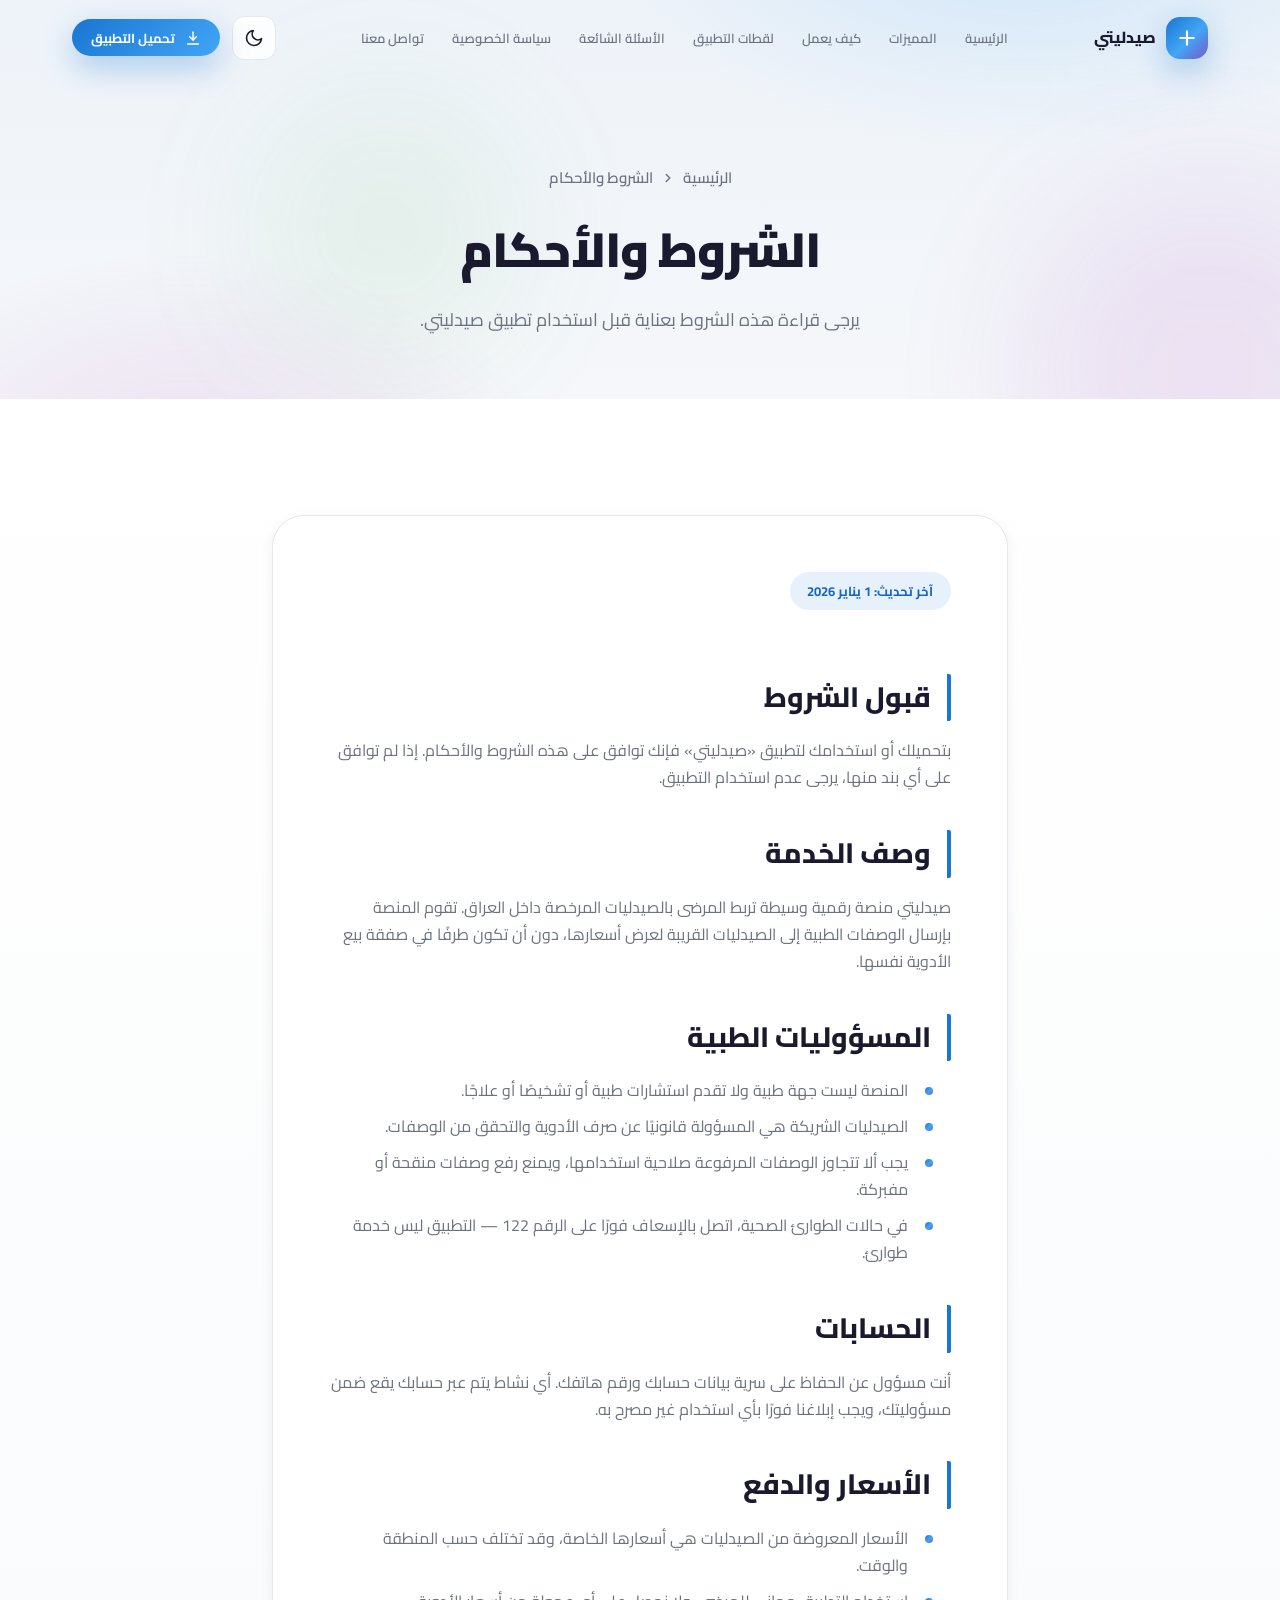
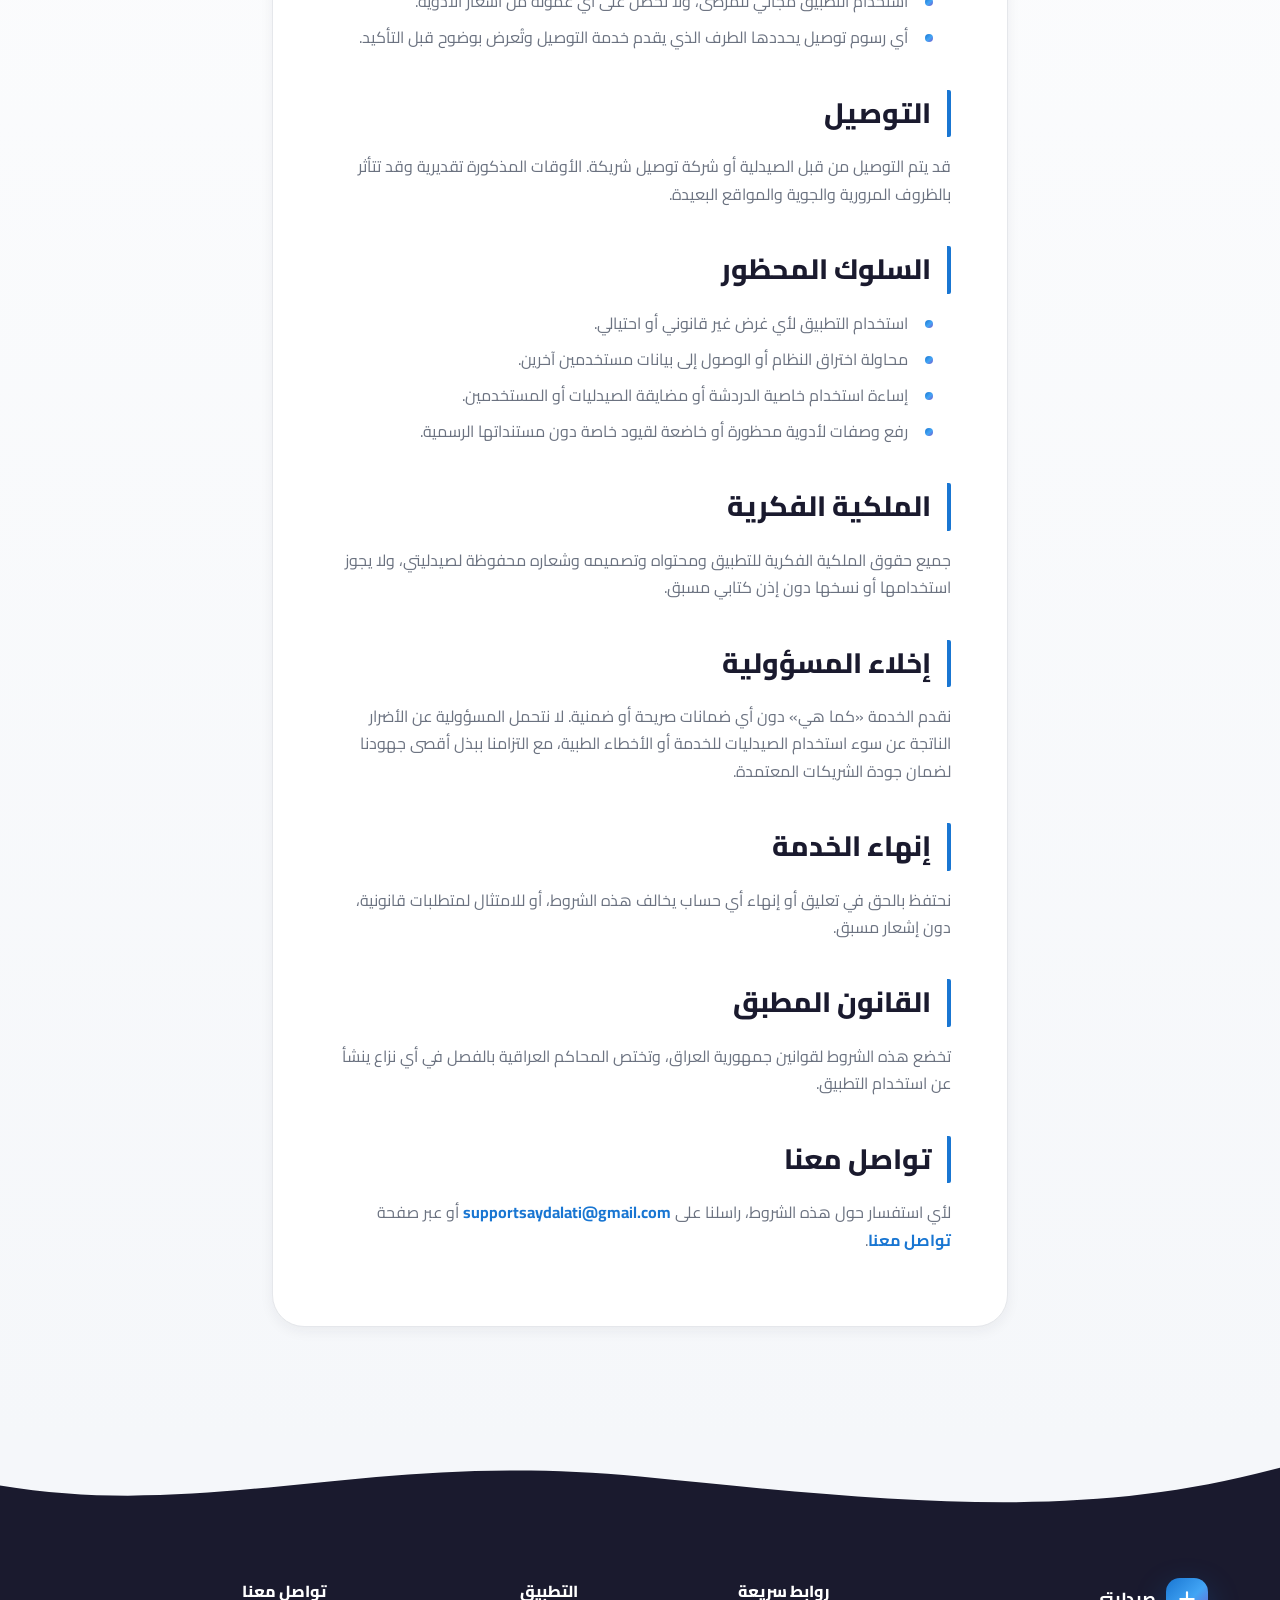
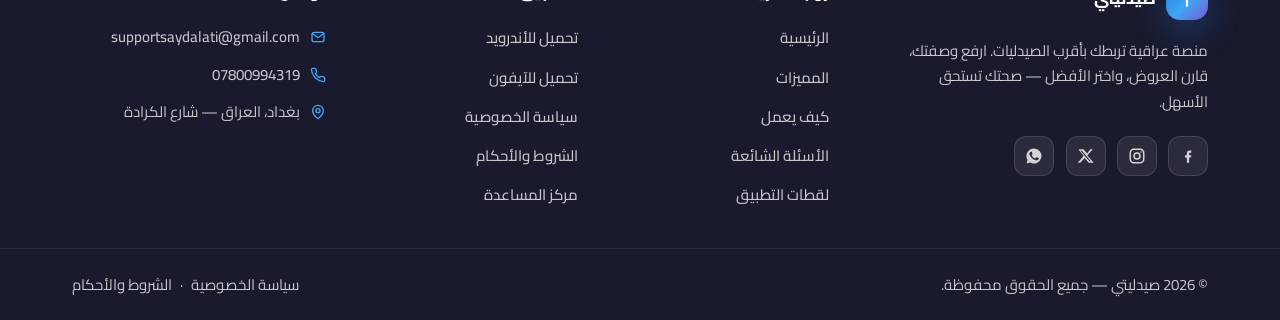
<file: terms.html>
<!DOCTYPE html>
<html lang="ar" dir="rtl">
<head>
  <meta charset="UTF-8" />
  <meta name="viewport" content="width=device-width, initial-scale=1.0" />
  <script>
    (function () {
      try {
        var stored = localStorage.getItem("saydalati-theme");
        var dark = stored ? stored === "dark" : window.matchMedia("(prefers-color-scheme: dark)").matches;
        document.documentElement.setAttribute("data-theme", dark ? "dark" : "light");
      } catch (e) {}
    })();
  </script>
  <title>الشروط والأحكام | صيدليتي</title>
  <meta name="description" content="الشروط والأحكام لتطبيق صيدليتي — اتفاقية الاستخدام والمسؤوليات والخدمات." />
  <meta name="robots" content="index, follow" />
  <meta name="theme-color" content="#1976D2" />
  <link rel="preconnect" href="https://fonts.googleapis.com" />
  <link rel="preconnect" href="https://fonts.gstatic.com" crossorigin />
  <link href="https://fonts.googleapis.com/css2?family=Cairo:wght@300;400;500;600;700;800;900&display=swap" rel="stylesheet" />
  <link rel="stylesheet" href="style.css" />
  <link rel="icon" type="image/svg+xml" href="data:image/svg+xml,%3Csvg xmlns='http://www.w3.org/2000/svg' viewBox='0 0 64 64'%3E%3Cdefs%3E%3ClinearGradient id='g' x1='0' y1='0' x2='1' y2='1'%3E%3Cstop offset='0' stop-color='%231976D2'/%3E%3Cstop offset='1' stop-color='%239C27B0'/%3E%3C/linearGradient%3E%3C/defs%3E%3Crect width='64' height='64' rx='16' fill='url(%23g)'/%3E%3Cpath d='M32 14v36M14 32h36' stroke='white' stroke-width='8' stroke-linecap='round'/%3E%3C/svg%3E" />
</head>
<body>
  <a class="skip-link" href="#main">تخطي إلى المحتوى</a>
  <div class="scroll-progress" id="scrollProgress" aria-hidden="true"></div>

  <header class="site-header" id="siteHeader">
    <nav class="nav container" aria-label="التنقل الرئيسي">
      <a href="index.html" class="brand" aria-label="صيدليتي - الرئيسية">
        <span class="brand-logo" aria-hidden="true">
          <svg viewBox="0 0 24 24" width="20" height="20" fill="none" stroke="currentColor" stroke-width="2.6" stroke-linecap="round"><path d="M12 4v16M4 12h16"/></svg>
        </span>
        <span class="brand-name">صيدليتي</span>
      </a>
      <ul class="nav-links" id="navLinks">
        <li><a class="nav-link" href="index.html#hero">الرئيسية</a></li>
        <li><a class="nav-link" href="index.html#features">المميزات</a></li>
        <li><a class="nav-link" href="index.html#how-it-works">كيف يعمل</a></li>
        <li><a class="nav-link" href="index.html#screenshots">لقطات التطبيق</a></li>
        <li><a class="nav-link" href="index.html#faq">الأسئلة الشائعة</a></li>
        <li><a class="nav-link" href="privacy-policy.html">سياسة الخصوصية</a></li>
        <li><a class="nav-link" href="contact.html">تواصل معنا</a></li>
      </ul>
      <div class="nav-actions">
        <button class="theme-toggle" id="themeToggle" aria-label="التبديل إلى الوضع الليلي" aria-pressed="false">
          <svg class="icon-moon" viewBox="0 0 24 24" width="20" height="20" fill="none" stroke="currentColor" stroke-width="2" stroke-linecap="round" stroke-linejoin="round" aria-hidden="true"><path d="M21 12.8A9 9 0 1 1 11.2 3a7 7 0 0 0 9.8 9.8Z"/></svg>
          <svg class="icon-sun" viewBox="0 0 24 24" width="20" height="20" fill="none" stroke="currentColor" stroke-width="2" stroke-linecap="round" aria-hidden="true"><circle cx="12" cy="12" r="4.2"/><path d="M12 2v2.2M12 19.8V22M2 12h2.2M19.8 12H22M4.9 4.9l1.6 1.6M17.5 17.5l1.6 1.6M4.9 19.1l1.6-1.6M17.5 6.5l1.6-1.6"/></svg>
        </button>
        <a href="index.html#download" class="btn btn-primary btn-sm nav-cta">
          <svg viewBox="0 0 24 24" width="16" height="16" fill="none" stroke="currentColor" stroke-width="2.2" stroke-linecap="round" stroke-linejoin="round" aria-hidden="true"><path d="M12 3v12"/><path d="m7 10 5 5 5-5"/><path d="M4 21h16"/></svg>
          تحميل التطبيق
        </a>
        <button class="nav-toggle" id="navToggle" aria-label="فتح القائمة" aria-expanded="false" aria-controls="mobileMenu">
          <svg class="icon-burger" viewBox="0 0 24 24" width="24" height="24" fill="none" stroke="currentColor" stroke-width="2" stroke-linecap="round"><path d="M4 7h16M4 12h16M4 17h10"/></svg>
          <svg class="icon-close" viewBox="0 0 24 24" width="24" height="24" fill="none" stroke="currentColor" stroke-width="2" stroke-linecap="round"><path d="m6 6 12 12M18 6 6 18"/></svg>
        </button>
      </div>
    </nav>
  </header>

  <div class="mobile-menu" id="mobileMenu" aria-hidden="true">
    <ul class="mobile-menu-links">
      <li><a class="nav-link" href="index.html#hero">الرئيسية</a></li>
      <li><a class="nav-link" href="index.html#features">المميزات</a></li>
      <li><a class="nav-link" href="index.html#how-it-works">كيف يعمل</a></li>
      <li><a class="nav-link" href="index.html#screenshots">لقطات التطبيق</a></li>
      <li><a class="nav-link" href="index.html#faq">الأسئلة الشائعة</a></li>
      <li><a class="nav-link" href="privacy-policy.html">سياسة الخصوصية</a></li>
      <li><a class="nav-link" href="contact.html">تواصل معنا</a></li>
    </ul>
    <a href="index.html#download" class="btn btn-primary btn-lg mobile-menu-cta">تحميل التطبيق</a>
  </div>

  <main id="main">
    <section class="page-hero">
      <div class="hero-bg" aria-hidden="true">
        <span class="blob blob-2"></span>
        <span class="blob blob-4"></span>
      </div>
      <div class="container">
        <nav class="breadcrumb reveal visible" aria-label="مسار التنقل">
          <a href="index.html">الرئيسية</a>
          <svg viewBox="0 0 24 24" fill="none" stroke="currentColor" stroke-width="2.4" stroke-linecap="round" aria-hidden="true"><path d="m9 6 6 6-6 6"/></svg>
          <span>الشروط والأحكام</span>
        </nav>
        <h1 class="page-hero-title reveal visible">الشروط والأحكام</h1>
        <p class="page-hero-sub reveal visible">يرجى قراءة هذه الشروط بعناية قبل استخدام تطبيق صيدليتي.</p>
      </div>
    </section>

    <section class="section section-alt">
      <div class="container prose-wrap">
        <article class="prose-card">
          <div class="prose">
            <span class="update-note">آخر تحديث: 1 يناير 2026</span>

            <h2>قبول الشروط</h2>
            <p>بتحميلك أو استخدامك لتطبيق «صيدليتي» فإنك توافق على هذه الشروط والأحكام. إذا لم توافق على أي بند منها، يرجى عدم استخدام التطبيق.</p>

            <h2>وصف الخدمة</h2>
            <p>صيدليتي منصة رقمية وسيطة تربط المرضى بالصيدليات المرخصة داخل العراق. تقوم المنصة بإرسال الوصفات الطبية إلى الصيدليات القريبة لعرض أسعارها، دون أن تكون طرفًا في صفقة بيع الأدوية نفسها.</p>

            <h2>المسؤوليات الطبية</h2>
            <ul>
              <li>المنصة ليست جهة طبية ولا تقدم استشارات طبية أو تشخيصًا أو علاجًا.</li>
              <li>الصيدليات الشريكة هي المسؤولة قانونيًا عن صرف الأدوية والتحقق من الوصفات.</li>
              <li>يجب ألا تتجاوز الوصفات المرفوعة صلاحية استخدامها، ويمنع رفع وصفات منقحة أو مفبركة.</li>
              <li>في حالات الطوارئ الصحية، اتصل بالإسعاف فورًا على الرقم 122 — التطبيق ليس خدمة طوارئ.</li>
            </ul>

            <h2>الحسابات</h2>
            <p>أنت مسؤول عن الحفاظ على سرية بيانات حسابك ورقم هاتفك. أي نشاط يتم عبر حسابك يقع ضمن مسؤوليتك، ويجب إبلاغنا فورًا بأي استخدام غير مصرح به.</p>

            <h2>الأسعار والدفع</h2>
            <ul>
              <li>الأسعار المعروضة من الصيدليات هي أسعارها الخاصة، وقد تختلف حسب المنطقة والوقت.</li>
              <li>استخدام التطبيق مجاني للمرضى، ولا نحصل على أي عمولة من أسعار الأدوية.</li>
              <li>أي رسوم توصيل يحددها الطرف الذي يقدم خدمة التوصيل وتُعرض بوضوح قبل التأكيد.</li>
            </ul>

            <h2>التوصيل</h2>
            <p>قد يتم التوصيل من قبل الصيدلية أو شركة توصيل شريكة. الأوقات المذكورة تقديرية وقد تتأثر بالظروف المرورية والجوية والمواقع البعيدة.</p>

            <h2>السلوك المحظور</h2>
            <ul>
              <li>استخدام التطبيق لأي غرض غير قانوني أو احتيالي.</li>
              <li>محاولة اختراق النظام أو الوصول إلى بيانات مستخدمين آخرين.</li>
              <li>إساءة استخدام خاصية الدردشة أو مضايقة الصيدليات أو المستخدمين.</li>
              <li>رفع وصفات لأدوية محظورة أو خاضعة لقيود خاصة دون مستنداتها الرسمية.</li>
            </ul>

            <h2>الملكية الفكرية</h2>
            <p>جميع حقوق الملكية الفكرية للتطبيق ومحتواه وتصميمه وشعاره محفوظة لصيدليتي، ولا يجوز استخدامها أو نسخها دون إذن كتابي مسبق.</p>

            <h2>إخلاء المسؤولية</h2>
            <p>نقدم الخدمة «كما هي» دون أي ضمانات صريحة أو ضمنية. لا نتحمل المسؤولية عن الأضرار الناتجة عن سوء استخدام الصيدليات للخدمة أو الأخطاء الطبية، مع التزامنا ببذل أقصى جهودنا لضمان جودة الشريكات المعتمدة.</p>

            <h2>إنهاء الخدمة</h2>
            <p>نحتفظ بالحق في تعليق أو إنهاء أي حساب يخالف هذه الشروط، أو للامتثال لمتطلبات قانونية، دون إشعار مسبق.</p>

            <h2>القانون المطبق</h2>
            <p>تخضع هذه الشروط لقوانين جمهورية العراق، وتختص المحاكم العراقية بالفصل في أي نزاع ينشأ عن استخدام التطبيق.</p>

            <h2>تواصل معنا</h2>
            <p>لأي استفسار حول هذه الشروط، راسلنا على <a href="mailto:supportsaydalati@gmail.com">supportsaydalati@gmail.com</a> أو عبر صفحة <a href="contact.html">تواصل معنا</a>.</p>
          </div>
        </article>
      </div>
    </section>
  </main>

  <footer class="site-footer">
    <div class="footer-wave" aria-hidden="true">
      <svg viewBox="0 0 1440 90" preserveAspectRatio="none">
        <path d="M0,50 C240,90 420,10 720,40 C1020,70 1220,90 1440,30 L1440,90 L0,90 Z" fill="#1A1A2E"/>
      </svg>
    </div>
    <div class="container footer-grid">
      <div class="footer-brand">
        <a href="index.html" class="brand brand-light" aria-label="صيدليتي - الرئيسية">
          <span class="brand-logo" aria-hidden="true">
            <svg viewBox="0 0 24 24" width="20" height="20" fill="none" stroke="currentColor" stroke-width="2.6" stroke-linecap="round"><path d="M12 4v16M4 12h16"/></svg>
          </span>
          <span class="brand-name">صيدليتي</span>
        </a>
        <p class="footer-desc">منصة عراقية تربطك بأقرب الصيدليات. ارفع وصفتك، قارن العروض، واختر الأفضل — صحتك تستحق الأسهل.</p>
        <div class="footer-social">
          <a href="#" class="social-btn" aria-label="فيسبوك"><svg viewBox="0 0 24 24" width="18" height="18" fill="currentColor" aria-hidden="true"><path d="M13.5 21v-7h2.4l.4-3h-2.8V9.1c0-.9.2-1.5 1.5-1.5h1.4V4.9c-.3 0-1.2-.1-2.2-.1-2.2 0-3.7 1.3-3.7 3.8V11H8v3h2.5v7h3Z"/></svg></a>
          <a href="#" class="social-btn" aria-label="انستغرام"><svg viewBox="0 0 24 24" width="18" height="18" fill="none" stroke="currentColor" stroke-width="2" stroke-linecap="round" stroke-linejoin="round" aria-hidden="true"><rect x="3" y="3" width="18" height="18" rx="5"/><circle cx="12" cy="12" r="4"/><path d="M17.5 6.5h.01"/></svg></a>
          <a href="#" class="social-btn" aria-label="تويتر"><svg viewBox="0 0 24 24" width="18" height="18" fill="currentColor" aria-hidden="true"><path d="M17.7 3H21l-7.3 8.3L22.3 21h-6.7l-5.3-6.2L4.3 21H1l7.8-8.9L1.8 3h6.9l4.8 5.7L17.7 3Zm-1.2 16h1.9L6.6 4.9H4.6L16.5 19Z"/></svg></a>
          <a href="#" class="social-btn" aria-label="واتساب"><svg viewBox="0 0 24 24" width="18" height="18" fill="currentColor" aria-hidden="true"><path d="M12 2a10 10 0 0 0-8.6 15.1L2 22l5-1.3A10 10 0 1 0 12 2Zm5.7 14.2c-.2.7-1.3 1.3-1.9 1.4-.5.1-1.1.1-1.8-.1a16 16 0 0 1-1.7-.6c-3-1.3-5-4.3-5.1-4.5-.2-.2-1.3-1.7-1.3-3.2s.8-2.3 1.1-2.6c.3-.3.6-.4.8-.4h.6c.2 0 .5-.1.7.5l.9 2.2c.1.2.1.4 0 .6l-.4.6-.5.6c-.2.2-.3.4-.1.7.2.3.8 1.4 1.8 2.2 1.3 1.1 2.3 1.5 2.6 1.6.3.1.5.1.7-.1l1-1.2c.2-.3.4-.2.7-.1l2.2 1c.3.2.5.3.6.4 0 .2 0 .9-.3 1.6Z"/></svg></a>
        </div>
      </div>
      <div class="footer-col">
        <h4>روابط سريعة</h4>
        <ul>
          <li><a href="index.html#hero">الرئيسية</a></li>
          <li><a href="index.html#features">المميزات</a></li>
          <li><a href="index.html#how-it-works">كيف يعمل</a></li>
          <li><a href="index.html#faq">الأسئلة الشائعة</a></li>
          <li><a href="index.html#screenshots">لقطات التطبيق</a></li>
        </ul>
      </div>
      <div class="footer-col">
        <h4>التطبيق</h4>
        <ul>
          <li><a href="index.html#download">تحميل للأندرويد</a></li>
          <li><a href="index.html#download">تحميل للآيفون</a></li>
          <li><a href="privacy-policy.html">سياسة الخصوصية</a></li>
          <li><a href="terms.html">الشروط والأحكام</a></li>
          <li><a href="404.html">مركز المساعدة</a></li>
        </ul>
      </div>
      <div class="footer-col">
        <h4>تواصل معنا</h4>
        <ul class="footer-contact">
          <li>
            <svg viewBox="0 0 24 24" width="16" height="16" fill="none" stroke="currentColor" stroke-width="2" stroke-linecap="round" stroke-linejoin="round" aria-hidden="true"><rect x="3" y="5" width="18" height="14" rx="3"/><path d="m4 7 8 6 8-6"/></svg>
            <a href="mailto:supportsaydalati@gmail.com" dir="ltr">supportsaydalati@gmail.com</a>
          </li>
          <li>
            <svg viewBox="0 0 24 24" width="16" height="16" fill="none" stroke="currentColor" stroke-width="2" stroke-linecap="round" stroke-linejoin="round" aria-hidden="true"><path d="M22 16.9v3a2 2 0 0 1-2.2 2A19.8 19.8 0 0 1 2.1 4.2 2 2 0 0 1 4.1 2h3a2 2 0 0 1 2 1.7c.1 1 .4 2 .7 2.9a2 2 0 0 1-.5 2.1L8 10a16 16 0 0 0 6 6l1.3-1.3a2 2 0 0 1 2.1-.5c.9.3 1.9.6 2.9.7a2 2 0 0 1 1.7 2Z"/></svg>
            <a href="tel:+9647800994319" dir="ltr">07800994319</a>
          </li>
          <li>
            <svg viewBox="0 0 24 24" width="16" height="16" fill="none" stroke="currentColor" stroke-width="2" stroke-linecap="round" stroke-linejoin="round" aria-hidden="true"><path d="M20 10c0 6-8 12-8 12S4 16 4 10a8 8 0 1 1 16 0Z"/><circle cx="12" cy="10" r="3"/></svg>
            <span>بغداد، العراق — شارع الكرادة</span>
          </li>
        </ul>
      </div>
    </div>
    <div class="footer-bottom">
      <div class="container footer-bottom-inner">
        <p>© <span id="year">2026</span> صيدليتي — جميع الحقوق محفوظة.</p>
        <p class="footer-links">
          <a href="privacy-policy.html">سياسة الخصوصية</a>
          <span aria-hidden="true">·</span>
          <a href="terms.html">الشروط والأحكام</a>
        </p>
      </div>
    </div>
  </footer>

  <button class="back-to-top" id="backToTop" aria-label="العودة إلى الأعلى">
    <svg viewBox="0 0 24 24" width="20" height="20" fill="none" stroke="currentColor" stroke-width="2.4" stroke-linecap="round" stroke-linejoin="round" aria-hidden="true"><path d="m5 14 7-7 7 7"/></svg>
  </button>

  <script src="content-schema.js" defer></script>
  <script src="script.js" defer></script>
</body>
</html>
</file>
<file: style.css>
/* ============================================================
   صيدليتي — Saydalati Landing Website
   Premium Healthcare Landing — HTML5 / CSS3 / Vanilla JS
   Author: Saydalati Team
   ============================================================ */

/* ============================================================
   1. Design Tokens (CSS Variables)
   ============================================================ */
:root {
  /* Brand palette */
  --primary: #1976D2;
  --primary-light: #42A5F5;
  --primary-dark: #1565C0;
  --secondary: #9C27B0;
  --background: #F5F7FA;
  --surface: #FFFFFF;
  --success: #4CAF50;
  --warning: #FFA726;
  --error: #EF5350;

  /* Text */
  --text-primary: #1A1A2E;
  --text-secondary: #6B7280;

  /* Borders */
  --divider: #E5E7EB;

  /* Gradient */
  --gradient-primary: linear-gradient(135deg, #1976D2 0%, #42A5F5 55%, #9C27B0 130%);
  --gradient-soft: linear-gradient(135deg, rgba(25,118,210,.08), rgba(156,39,176,.08));
  --gradient-text: linear-gradient(120deg, #1976D2, #42A5F5 55%, #9C27B0);

  /* Shadows */
  --shadow-xs: 0 1px 2px rgba(26,26,46,.05);
  --shadow-sm: 0 4px 14px rgba(26,26,46,.06);
  --shadow-md: 0 10px 30px rgba(26,26,46,.08);
  --shadow-lg: 0 24px 60px rgba(26,26,46,.12);
  --shadow-primary: 0 12px 32px rgba(25,118,210,.32);
  --shadow-primary-lg: 0 18px 44px rgba(25,118,210,.38);

  /* Radii */
  --radius-sm: 12px;
  --radius-md: 18px;
  --radius-lg: 24px;
  --radius-xl: 32px;
  --radius-pill: 999px;

  /* Layout */
  --container: 1200px;
  --header-h: 76px;

  /* Typography */
  --font: "Cairo", "Segoe UI", Tahoma, sans-serif;
  --fs-xs: .8125rem;
  --fs-sm: .9375rem;
  --fs-base: 1rem;
  --fs-md: 1.125rem;
  --fs-lg: 1.375rem;
  --fs-xl: 1.75rem;
  --fs-2xl: 2.25rem;
  --fs-hero: clamp(2.4rem, 5.5vw, 3.9rem);

  /* Motion */
  --ease-out: cubic-bezier(.22, 1, .36, 1);
  --ease-spring: cubic-bezier(.34, 1.56, .64, 1);
  --t-fast: .2s;
  --t-med: .35s;
  --t-slow: .6s;

  /* Theming (light default) */
  color-scheme: light;
  --glass-bg: rgba(255,255,255,.72);
  --glass-border: rgba(255,255,255,.9);
  --chip-bg: rgba(255,255,255,.82);
  --btn-ghost-bg: rgba(255,255,255,.85);
  --toggle-bg: rgba(255,255,255,.8);
  --nav-glass-bg: rgba(255,255,255,.78);
  --nav-glass-border: rgba(255,255,255,.6);
  --mobile-menu-bg: rgba(245,247,250,.92);
  --hero-bg: radial-gradient(900px 500px at 85% -10%, rgba(66,165,245,.14), transparent 60%),
             radial-gradient(800px 500px at 10% 110%, rgba(156,39,176,.1), transparent 60%),
             linear-gradient(180deg, #EEF3F9 0%, #F5F7FA 100%);
  --page-hero-bg: radial-gradient(700px 380px at 80% -20%, rgba(66,165,245,.18), transparent 60%),
                  radial-gradient(600px 380px at 15% 120%, rgba(156,39,176,.12), transparent 60%),
                  linear-gradient(180deg, #EEF3F9 0%, #F5F7FA 100%);
  --notfound-bg: radial-gradient(700px 420px at 50% -10%, rgba(66,165,245,.16), transparent 60%),
                 linear-gradient(180deg, #EEF3F9, #F5F7FA);
  --section-alt-bg: linear-gradient(180deg, #FFFFFF 0%, #F5F7FA 100%);
  --app-bg: linear-gradient(180deg, #EAF2FB 0%, #F7FAFE 100%);
  --app-card-bg: #FFFFFF;
  --app-search-bg: rgba(255,255,255,.85);
  --best-offer-bg: linear-gradient(135deg, #FFFFFF, #F7F0FB);
  --soft-strong: var(--primary-dark);
  --soft-strong-bg: rgba(25,118,210,.1);
  --btn-dark-bg: #1A1A2E;
  --btn-dark-text: #FFFFFF;
  --btn-white-text: #1A1A2E; /* stays dark on the white store buttons in both themes */
  --footer-bg: #1A1A2E;
  --footer-text: rgba(255,255,255,.75);
}

/* ------------------------------------------------------------
   Dark theme — activated via <html data-theme="dark">
   ------------------------------------------------------------ */
html[data-theme="dark"] {
  color-scheme: dark;
  --background: #0E1122;
  --surface: #171A2E;
  --text-primary: #EDF0F8;
  --text-secondary: #98A0B8;
  --divider: rgba(255,255,255,.09);

  --glass-bg: rgba(23,26,46,.72);
  --glass-border: rgba(255,255,255,.1);
  --chip-bg: rgba(23,26,46,.82);
  --btn-ghost-bg: rgba(255,255,255,.08);
  --toggle-bg: rgba(255,255,255,.07);
  --nav-glass-bg: rgba(14,17,34,.78);
  --nav-glass-border: rgba(255,255,255,.08);
  --mobile-menu-bg: rgba(14,17,34,.96);
  --hero-bg: radial-gradient(900px 500px at 85% -10%, rgba(66,165,245,.16), transparent 60%),
             radial-gradient(800px 500px at 10% 110%, rgba(156,39,176,.16), transparent 60%),
             linear-gradient(180deg, #10142C 0%, #0E1122 100%);
  --page-hero-bg: radial-gradient(700px 380px at 80% -20%, rgba(66,165,245,.14), transparent 60%),
                  radial-gradient(600px 380px at 15% 120%, rgba(156,39,176,.14), transparent 60%),
                  linear-gradient(180deg, #10142C 0%, #0E1122 100%);
  --notfound-bg: radial-gradient(700px 420px at 50% -10%, rgba(66,165,245,.14), transparent 60%),
                 linear-gradient(180deg, #10142C, #0E1122);
  --section-alt-bg: linear-gradient(180deg, #141830 0%, #0E1122 100%);
  --app-bg: linear-gradient(180deg, #161B33 0%, #101426 100%);
  --app-card-bg: #1B2038;
  --app-search-bg: rgba(255,255,255,.05);
  --best-offer-bg: linear-gradient(135deg, #1B2038, #251C3D);
  --soft-strong: var(--primary-light);
  --soft-strong-bg: rgba(66,165,245,.15);
  --btn-dark-bg: #FFFFFF;
  --btn-dark-text: #1A1A2E;
  --footer-bg: #090C1A;
  --footer-text: rgba(237,240,248,.72);

  --shadow-xs: 0 1px 2px rgba(0,0,0,.35);
  --shadow-sm: 0 4px 14px rgba(0,0,0,.45);
  --shadow-md: 0 10px 30px rgba(0,0,0,.5);
  --shadow-lg: 0 24px 60px rgba(0,0,0,.55);
}

/* Smooth color transition while toggling themes */
html.theme-transition *,
html.theme-transition *::before,
html.theme-transition *::after {
  transition: background-color var(--t-med) var(--ease-out),
              color var(--t-med) var(--ease-out),
              border-color var(--t-med) var(--ease-out),
              box-shadow var(--t-med) var(--ease-out) !important;
}

/* ============================================================
   2. Reset & Base
   ============================================================ */
*,
*::before,
*::after {
  margin: 0;
  padding: 0;
  box-sizing: border-box;
}

html {
  scroll-behavior: smooth;
  -webkit-text-size-adjust: 100%;
}

@media (prefers-reduced-motion: reduce) {
  html { scroll-behavior: auto; }
  *,
  *::before,
  *::after {
    animation-duration: .01ms !important;
    animation-iteration-count: 1 !important;
    transition-duration: .01ms !important;
  }
}

body {
  font-family: var(--font);
  font-size: var(--fs-base);
  line-height: 1.7;
  color: var(--text-primary);
  background: var(--background);
  overflow-x: hidden;
  -webkit-font-smoothing: antialiased;
  text-rendering: optimizeLegibility;
}

img, svg { display: block; max-width: 100%; }
button { font-family: inherit; cursor: pointer; border: none; background: none; }
a { color: inherit; text-decoration: none; }
ul { list-style: none; }
input, select, textarea { font-family: inherit; }

/* Scrollbar */
::-webkit-scrollbar { width: 10px; height: 10px; }
::-webkit-scrollbar-track { background: var(--background); }
::-webkit-scrollbar-thumb {
  background: linear-gradient(180deg, var(--primary-light), var(--secondary));
  border-radius: var(--radius-pill);
  border: 2px solid var(--background);
}
::-webkit-scrollbar-thumb:hover { background: linear-gradient(180deg, var(--primary), var(--secondary)); }

/* Selection */
::selection {
  background: var(--primary);
  color: #fff;
}

/* Focus states */
:focus-visible {
  outline: 3px solid rgba(25, 118, 210, .45);
  outline-offset: 3px;
  border-radius: 8px;
}

/* Skip link */
.skip-link {
  position: absolute;
  inset-inline-start: -100%;
  top: 12px;
  z-index: 200;
  padding: .7rem 1.4rem;
  background: var(--primary);
  color: #fff;
  border-radius: var(--radius-pill);
  font-weight: 700;
  transition: inset-inline-start var(--t-fast) var(--ease-out);
}
.skip-link:focus { inset-inline-start: 12px; }

/* ============================================================
   3. Utilities
   ============================================================ */
.container {
  width: 100%;
  max-width: var(--container);
  margin-inline: auto;
  padding-inline: clamp(1.25rem, 4vw, 2rem);
}

.section {
  position: relative;
  padding-block: clamp(4.5rem, 9vw, 7.5rem);
}

.section-sm { padding-block: clamp(3rem, 6vw, 4.5rem); }

.section-alt {
  background: var(--section-alt-bg);
}

.section-head {
  max-width: 680px;
  margin-inline: auto;
  text-align: center;
  margin-bottom: clamp(2.5rem, 6vw, 4rem);
}

.section-title {
  font-size: var(--fs-2xl);
  font-weight: 800;
  line-height: 1.35;
  margin-block: 1rem .9rem;
  letter-spacing: -.02em;
}

.section-sub {
  color: var(--text-secondary);
  font-size: var(--fs-md);
  font-weight: 400;
}

.gradient-text {
  background: var(--gradient-text);
  -webkit-background-clip: text;
  background-clip: text;
  -webkit-text-fill-color: transparent;
  color: transparent;
}

.glass {
  background: var(--glass-bg);
  backdrop-filter: blur(14px) saturate(160%);
  -webkit-backdrop-filter: blur(14px) saturate(160%);
  border: 1px solid var(--glass-border);
}

/* Badges */
.badge {
  display: inline-flex;
  align-items: center;
  gap: .55rem;
  padding: .5rem 1.15rem;
  border-radius: var(--radius-pill);
  font-size: var(--fs-sm);
  font-weight: 700;
  color: var(--soft-strong);
  box-shadow: var(--shadow-sm);
}

.badge-dot {
  width: 8px;
  height: 8px;
  border-radius: 50%;
  background: var(--success);
  animation: pulse-dot 2s infinite;
}

.badge-light { color: #fff; border-color: rgba(255,255,255,.35); }

/* ============================================================
   4. Buttons
   ============================================================ */
.btn {
  display: inline-flex;
  align-items: center;
  justify-content: center;
  gap: .6rem;
  padding: .85rem 1.7rem;
  border-radius: var(--radius-pill);
  font-weight: 700;
  font-size: var(--fs-sm);
  line-height: 1.4;
  white-space: nowrap;
  transition: transform var(--t-med) var(--ease-spring),
              box-shadow var(--t-med) var(--ease-out),
              background var(--t-med) var(--ease-out),
              color var(--t-med) var(--ease-out),
              border-color var(--t-med) var(--ease-out);
  will-change: transform;
}

.btn:active { transform: translateY(1px) scale(.98); }

.btn-sm { padding: .6rem 1.2rem; font-size: var(--fs-xs); }
.btn-lg { padding: 1rem 2.1rem; font-size: var(--fs-base); }

.btn-primary {
  color: #fff;
  background: linear-gradient(135deg, var(--primary), var(--primary-light));
  box-shadow: var(--shadow-primary);
}
.btn-primary:hover {
  transform: translateY(-3px);
  box-shadow: var(--shadow-primary-lg);
}

.btn-dark {
  color: var(--btn-dark-text);
  background: var(--btn-dark-bg);
  box-shadow: var(--shadow-md);
}
.btn-dark:hover {
  transform: translateY(-3px);
  background: color-mix(in srgb, var(--btn-dark-bg) 92%, #000);
  box-shadow: var(--shadow-lg);
}

.btn-ghost {
  color: var(--text-primary);
  background: var(--btn-ghost-bg);
  border: 1px solid var(--divider);
  box-shadow: var(--shadow-xs);
}
.btn-ghost:hover {
  transform: translateY(-3px);
  border-color: var(--primary-light);
  box-shadow: var(--shadow-md);
}

.btn-white {
  color: var(--btn-white-text);
  background: #fff;
  box-shadow: var(--shadow-lg);
}
.btn-white:hover {
  transform: translateY(-3px);
  box-shadow: 0 22px 50px rgba(0,0,0,.22);
}

.btn-play {
  display: grid;
  place-items: center;
  width: 32px;
  height: 32px;
  border-radius: 50%;
  color: #fff;
  background: var(--gradient-primary);
  box-shadow: var(--shadow-primary);
}

.store-text { display: flex; flex-direction: column; align-items: flex-start; line-height: 1.25; }
.store-text small { font-size: .72rem; font-weight: 600; opacity: .75; }
.store-text strong { font-size: 1.02rem; font-weight: 800; }

/* ============================================================
   5. Scroll progress + Header / Nav
   ============================================================ */
.scroll-progress {
  position: fixed;
  top: 0;
  inset-inline-start: 0;
  height: 3px;
  width: 100%;
  background: var(--gradient-primary);
  transform-origin: 100% 50%;
  transform: scaleX(0);
  z-index: 120;
}

.site-header {
  position: fixed;
  top: 0;
  inset-inline: 0;
  z-index: 100;
  transition: background var(--t-med) var(--ease-out),
              box-shadow var(--t-med) var(--ease-out),
              backdrop-filter var(--t-med) var(--ease-out);
}

.site-header.scrolled {
  background: var(--nav-glass-bg);
  backdrop-filter: blur(18px) saturate(170%);
  -webkit-backdrop-filter: blur(18px) saturate(170%);
  box-shadow: var(--shadow-md);
  border-bottom: 1px solid var(--nav-glass-border);
}

.nav {
  display: flex;
  align-items: center;
  justify-content: space-between;
  gap: 1rem;
  height: var(--header-h);
}

.brand {
  display: inline-flex;
  align-items: center;
  gap: .65rem;
  font-weight: 800;
  font-size: var(--fs-base);
  color: var(--text-primary);
  z-index: 105;
}

.brand-logo {
  display: grid;
  place-items: center;
  width: 42px;
  height: 42px;
  border-radius: 14px;
  color: #fff;
  background: var(--gradient-primary);
  box-shadow: var(--shadow-primary);
}

.brand-light { color: #fff; }

.nav-links {
  display: flex;
  align-items: center;
  gap: .35rem;
}

.nav-link {
  position: relative;
  display: block;
  padding: .5rem .7rem;
  font-size: var(--fs-xs);
  font-weight: 600;
  color: var(--text-secondary);
  border-radius: var(--radius-pill);
  transition: color var(--t-fast) var(--ease-out),
              background var(--t-fast) var(--ease-out);
}

.nav-link:hover { color: var(--primary); background: rgba(25,118,210,.07); }

.nav-link.active { color: var(--primary); font-weight: 700; }

.nav-link.active::after {
  content: "";
  position: absolute;
  bottom: 2px;
  inset-inline: .85rem;
  height: 3px;
  border-radius: var(--radius-pill);
  background: var(--gradient-primary);
}

.nav-actions { display: flex; align-items: center; gap: .75rem; z-index: 105; }

.nav-toggle {
  display: none;
  width: 44px;
  height: 44px;
  border-radius: 12px;
  color: var(--text-primary);
  background: var(--toggle-bg);
  border: 1px solid var(--divider);
  transition: all var(--t-fast);
}
.nav-toggle:hover { border-color: var(--primary-light); color: var(--primary); }

.nav-toggle .icon-close { display: none; }
.nav-toggle.open .icon-burger { display: none; }
.nav-toggle.open .icon-close { display: block; }

/* Theme toggle button */
.theme-toggle {
  display: grid;
  place-items: center;
  width: 44px;
  height: 44px;
  border-radius: 12px;
  color: var(--text-primary);
  background: var(--toggle-bg);
  border: 1px solid var(--divider);
  transition: all var(--t-fast) var(--ease-out);
}
.theme-toggle:hover {
  border-color: var(--primary-light);
  color: var(--primary);
  transform: translateY(-2px);
}
.theme-toggle .icon-sun { display: none; }
html[data-theme="dark"] .theme-toggle .icon-moon { display: none; }
html[data-theme="dark"] .theme-toggle .icon-sun { display: block; }

/* Mobile menu */
.mobile-menu {
  position: fixed;
  inset: 0;
  z-index: 99;
  display: flex;
  flex-direction: column;
  align-items: center;
  justify-content: center;
  gap: 2rem;
  padding: 5.5rem 2rem 2rem;
  background: var(--mobile-menu-bg);
  backdrop-filter: blur(24px) saturate(160%);
  -webkit-backdrop-filter: blur(24px) saturate(160%);
  opacity: 0;
  visibility: hidden;
  transition: opacity var(--t-med) var(--ease-out), visibility var(--t-med);
}

.mobile-menu.open { opacity: 1; visibility: visible; }

.mobile-menu-links {
  display: flex;
  flex-direction: column;
  align-items: center;
  gap: .25rem;
  width: 100%;
  max-width: 340px;
}

.mobile-menu-links .nav-link {
  width: 100%;
  text-align: center;
  padding: .95rem;
  font-size: var(--fs-md);
  opacity: 0;
  transform: translateY(18px);
  transition: all var(--t-med) var(--ease-out);
}

.mobile-menu.open .mobile-menu-links .nav-link {
  opacity: 1;
  transform: translateY(0);
  transition-delay: calc(var(--i, 0) * 60ms);
}

.mobile-menu-cta { width: 100%; max-width: 340px; }

/* ============================================================
   6. Hero
   ============================================================ */
.hero {
  position: relative;
  padding-top: calc(var(--header-h) + clamp(2.5rem, 6vw, 5rem));
  padding-bottom: clamp(4rem, 8vw, 7rem);
  overflow: hidden;
  background: var(--hero-bg);
}

.hero-bg {
  position: absolute;
  inset: 0;
  overflow: hidden;
  pointer-events: none;
}

.hero-grid {
  position: relative;
  z-index: 2;
  display: grid;
  grid-template-columns: 1.05fr .95fr;
  align-items: center;
  gap: clamp(2rem, 5vw, 4rem);
}

.hero-title {
  font-size: var(--fs-hero);
  font-weight: 900;
  line-height: 1.28;
  letter-spacing: -.03em;
  margin: 1.2rem 0 1.1rem;
}

.hero-subtitle {
  color: var(--text-secondary);
  font-size: clamp(1rem, 1.6vw, 1.2rem);
  font-weight: 400;
  max-width: 540px;
  margin-bottom: 2rem;
}

.hero-actions {
  display: flex;
  flex-wrap: wrap;
  align-items: center;
  gap: .9rem;
  margin-bottom: 2.4rem;
}

/* Hero proof */
.hero-proof {
  display: flex;
  align-items: center;
  gap: 1rem;
}

.proof-avatars { display: flex; }

.proof-avatar {
  display: grid;
  place-items: center;
  width: 40px;
  height: 40px;
  border-radius: 50%;
  font-weight: 800;
  font-size: var(--fs-sm);
  color: #fff;
  background: var(--c, var(--primary));
  border: 3px solid var(--background);
  box-shadow: var(--shadow-xs);
}

.proof-avatar + .proof-avatar { margin-inline-start: -12px; }
.proof-avatar-more { background: var(--gradient-primary); }

.proof-text p {
  font-size: var(--fs-sm);
  color: var(--text-secondary);
}
.proof-text strong { color: var(--text-primary); }

.proof-stars { display: flex; gap: 2px; margin-bottom: .15rem; }

/* Floating medical shapes */
.float-shape {
  position: absolute;
  z-index: 1;
  opacity: .55;
  animation: float 7s ease-in-out infinite;
  filter: drop-shadow(0 12px 24px rgba(25,118,210,.15));
}

.shape-pill-1 { top: 18%; inset-inline-start: 46%; animation-delay: 0s; }
.shape-pill-2 { bottom: 16%; inset-inline-start: 8%; animation-delay: 2.2s; transform: rotate(35deg); }
.shape-cross-1 { top: 24%; inset-inline-end: 7%; animation-delay: 1.2s; animation-duration: 6s; }
.shape-cross-2 { bottom: 30%; inset-inline-end: 18%; animation-delay: 3s; }

/* Blobs */
.blob {
  position: absolute;
  border-radius: 50%;
  filter: blur(70px);
  opacity: .5;
  animation: blob-float 12s ease-in-out infinite;
  pointer-events: none;
}

.blob-1 { width: 420px; height: 420px; background: rgba(25,118,210,.28); top: -140px; inset-inline-end: -120px; }
.blob-2 { width: 380px; height: 380px; background: rgba(156,39,176,.2); bottom: -160px; inset-inline-start: -120px; animation-delay: 2s; }
.blob-3 { width: 300px; height: 300px; background: rgba(66,165,245,.24); top: 40%; inset-inline-start: 30%; animation-delay: 4s; }
.blob-4 { width: 260px; height: 260px; background: rgba(76,175,80,.18); bottom: 10%; inset-inline-end: 20%; animation-delay: 6s; }
.blob-5 { width: 220px; height: 220px; background: rgba(255,167,38,.18); top: 12%; inset-inline-start: 8%; animation-delay: 8s; }

/* ============================================================
   7. Phone mockup
   ============================================================ */
.hero-visual {
  position: relative;
  display: flex;
  justify-content: center;
  padding-block: 1.5rem;
}

.hero-glow {
  position: absolute;
  inset: 8% 5%;
  border-radius: 50%;
  background: radial-gradient(closest-side, rgba(25,118,210,.28), transparent);
  filter: blur(40px);
}

.phone {
  position: relative;
  width: min(330px, 82vw);
  aspect-ratio: 9 / 19;
  border-radius: 44px;
  padding: 11px;
  background: linear-gradient(160deg, #2b2b45, #14141f 60%);
  box-shadow:
    0 40px 90px rgba(26,26,46,.35),
    inset 0 0 0 2px rgba(255,255,255,.09),
    0 0 0 10px rgba(26,26,46,.04);
  z-index: 3;
  transition: transform var(--t-slow) var(--ease-out);
}

.phone-notch {
  position: absolute;
  top: 20px;
  left: 50%;
  transform: translateX(-50%);
  width: 38%;
  height: 24px;
  border-radius: var(--radius-pill);
  background: #14141f;
  z-index: 2;
}

.phone-screen {
  position: relative;
  width: 100%;
  height: 100%;
  border-radius: 34px;
  overflow: hidden;
  background: var(--app-bg);
  display: flex;
  flex-direction: column;
  gap: 10px;
  padding: 42px 14px 14px;
  font-size: 10px;
}

/* App UI inside screen */
.app-statusbar {
  display: flex;
  justify-content: space-between;
  align-items: center;
  font-weight: 700;
  font-size: 11px;
  color: var(--text-primary);
  padding-inline: 4px;
}

.app-icons { display: flex; align-items: center; gap: 4px; }

.app-header {
  display: flex;
  justify-content: space-between;
  align-items: center;
  gap: 8px;
}

.app-header small { color: var(--text-secondary); font-weight: 600; font-size: 9.5px; }
.app-header strong { font-size: 13.5px; font-weight: 800; display: block; }

.app-avatar {
  display: grid;
  place-items: center;
  flex-shrink: 0;
  width: 34px;
  height: 34px;
  border-radius: 12px;
  font-weight: 800;
  color: #fff;
  background: var(--gradient-primary);
}

.app-search {
  display: flex;
  align-items: center;
  gap: 6px;
  padding: 8px 12px;
  border-radius: 12px;
  background: var(--app-search-bg);
  border: 1px solid var(--divider);
  color: var(--text-secondary);
  font-size: 10px;
  font-weight: 600;
}

.app-card {
  background: var(--app-card-bg);
  border-radius: 16px;
  padding: 11px;
  box-shadow: var(--shadow-sm);
}

.app-card-head {
  display: flex;
  align-items: center;
  gap: 8px;
}

.app-icon {
  display: grid;
  place-items: center;
  flex-shrink: 0;
  width: 30px;
  height: 30px;
  border-radius: 10px;
  color: #fff;
  background: var(--ic, var(--primary));
}

.app-card-head strong { font-size: 11.5px; display: block; line-height: 1.3; }
.app-card-head small { color: var(--text-secondary); font-size: 9px; }

.app-tag {
  margin-inline-start: auto;
  padding: 3px 8px;
  border-radius: var(--radius-pill);
  font-size: 8.5px;
  font-weight: 800;
  color: var(--soft-strong);
  background: var(--soft-strong-bg);
}

.app-tag-green {
  color: var(--success);
  background: rgba(76,175,80,.14);
}

.app-pills {
  display: flex;
  gap: 8px;
  margin-block: 10px 8px;
}

.mini-pill {
  width: 52px;
  height: 22px;
  border-radius: var(--radius-pill);
  position: relative;
  overflow: hidden;
}
.mini-pill::before {
  content: "";
  position: absolute;
  inset: 0;
  background: inherit;
  opacity: .35;
}
.p-1 { background: #1976D2; }
.p-2 { background: #9C27B0; }
.p-3 { background: #4CAF50; }

.app-card-foot {
  display: flex;
  justify-content: space-between;
  align-items: center;
  padding-top: 8px;
  border-top: 1px dashed var(--divider);
  font-size: 9px;
  color: var(--text-secondary);
  font-weight: 600;
}

.app-time { color: var(--primary); font-weight: 700; }

.app-offers { display: flex; flex-direction: column; gap: 7px; }

.app-offers-head {
  display: flex;
  justify-content: space-between;
  align-items: center;
  font-size: 11px;
  font-weight: 800;
}
.app-offers-head span { color: var(--primary); font-size: 9px; font-weight: 700; }

.app-offer {
  display: flex;
  justify-content: space-between;
  align-items: center;
  gap: 6px;
  background: var(--app-card-bg);
  border-radius: 12px;
  padding: 8px 10px;
  box-shadow: var(--shadow-xs);
  border: 1px solid var(--divider);
}

.app-offer.best {
  border-color: rgba(156,39,176,.5);
  background: var(--best-offer-bg);
}

.offer-store {
  display: flex;
  align-items: center;
  gap: 7px;
  font-size: 10px;
  font-weight: 700;
}

.offer-logo {
  display: grid;
  place-items: center;
  width: 24px;
  height: 24px;
  border-radius: 8px;
  font-size: 10px;
  font-weight: 800;
  color: #fff;
  background: var(--oc, var(--primary));
}

.offer-price { font-size: 10px; font-weight: 800; color: var(--soft-strong); }
.offer-dist { font-size: 9px; font-weight: 700; color: var(--text-secondary); }
.offer-badge {
  padding: 2px 6px;
  border-radius: var(--radius-pill);
  font-size: 7.5px;
  font-weight: 800;
  color: #fff;
  background: var(--gradient-primary);
}

.offer-meta { display: flex; align-items: center; gap: 6px; }
.app-offer small { width: 100%; color: var(--text-secondary); font-size: 8.5px; font-weight: 600; }

/* Chat */
.app-chat { display: flex; flex-direction: column; gap: 6px; flex: 1; }
.msg {
  max-width: 82%;
  padding: 8px 11px;
  border-radius: 14px;
  font-size: 9.5px;
  line-height: 1.6;
  font-weight: 600;
}
.msg-in {
  align-self: flex-start;
  background: var(--app-card-bg);
  border-start-start-radius: 4px;
  box-shadow: var(--shadow-xs);
}
.msg-out {
  align-self: flex-end;
  color: #fff;
  background: var(--gradient-primary);
  border-end-end-radius: 4px;
}

.app-input {
  display: flex;
  align-items: center;
  justify-content: space-between;
  padding: 9px 12px;
  border-radius: 14px;
  background: var(--app-card-bg);
  border: 1px solid var(--divider);
  color: var(--text-secondary);
  font-size: 9.5px;
  font-weight: 600;
}

.app-send {
  display: grid;
  place-items: center;
  width: 22px;
  height: 22px;
  border-radius: 8px;
  color: #fff;
  background: var(--primary);
}

.app-online {
  padding: 4px 9px;
  border-radius: var(--radius-pill);
  font-size: 8.5px;
  font-weight: 800;
  color: var(--success);
  background: rgba(76,175,80,.13);
}

/* Orders */
.app-order {
  background: var(--app-card-bg);
  border-radius: 14px;
  padding: 10px 12px;
  box-shadow: var(--shadow-xs);
  display: flex;
  flex-direction: column;
  gap: 5px;
}
.app-order.done { opacity: .85; }
.order-head { display: flex; align-items: center; gap: 8px; }
.order-head strong { font-size: 10.5px; }
.order-head .app-time { margin-inline-start: auto; }
.order-progress {
  height: 5px;
  border-radius: var(--radius-pill);
  background: rgba(25,118,210,.12);
  overflow: hidden;
}
.order-bar {
  display: block;
  height: 100%;
  width: var(--op, 60%);
  border-radius: var(--radius-pill);
  background: var(--gradient-primary);
  animation: grow-bar 1.4s var(--ease-out) both;
}
.app-order small { color: var(--text-secondary); font-size: 8.5px; font-weight: 600; }

.app-tabbar {
  display: flex;
  justify-content: space-around;
  align-items: center;
  margin-top: auto;
  padding: 10px 6px 4px;
  border-top: 1px solid var(--divider);
  color: var(--text-secondary);
}
.app-tabbar svg:first-child { color: var(--primary); }

/* Floating chips */
.float-chip {
  position: absolute;
  z-index: 4;
  display: flex;
  align-items: center;
  gap: .7rem;
  padding: .8rem 1.1rem;
  border-radius: var(--radius-md);
  background: var(--chip-bg);
  backdrop-filter: blur(12px);
  -webkit-backdrop-filter: blur(12px);
  border: 1px solid var(--glass-border);
  box-shadow: var(--shadow-lg);
  animation: float 6s ease-in-out infinite;
}

.chip-icon {
  display: grid;
  place-items: center;
  width: 38px;
  height: 38px;
  border-radius: 12px;
  flex-shrink: 0;
  color: #fff;
  background: var(--gradient-primary);
}

.float-chip strong { font-size: var(--fs-sm); display: block; line-height: 1.4; }
.float-chip small { color: var(--text-secondary); font-size: var(--fs-xs); font-weight: 600; }

.chip-offer { top: 4%; inset-inline-start: -2%; animation-delay: 1.2s; }
.chip-delivered { bottom: 8%; inset-inline-end: -4%; animation-delay: 2.4s; }
.chip-delivered .chip-icon { background: linear-gradient(135deg, #4CAF50, #66BB6A); }

/* Wave separator */
.wave-divider {
  position: absolute;
  inset-inline: 0;
  bottom: -1px;
  line-height: 0;
  z-index: 1;
}
.wave-divider svg { width: 100%; height: clamp(40px, 8vw, 90px); display: block; }

/* ============================================================
   8. Stats
   ============================================================ */
.stats {
  position: relative;
  z-index: 2;
  background: var(--background);
}

.stats-grid {
  display: grid;
  grid-template-columns: repeat(4, 1fr);
  gap: 1.2rem;
}

.stat {
  position: relative;
  text-align: center;
  padding: 2rem 1rem;
  border-radius: var(--radius-lg);
  background: var(--surface);
  border: 1px solid var(--divider);
  box-shadow: var(--shadow-sm);
  overflow: hidden;
  transition: transform var(--t-med) var(--ease-out), box-shadow var(--t-med) var(--ease-out);
}

.stat::before {
  content: "";
  position: absolute;
  top: 0;
  inset-inline: 20%;
  height: 4px;
  border-radius: 0 0 var(--radius-pill) var(--radius-pill);
  background: var(--gradient-primary);
}

.stat:hover { transform: translateY(-6px); box-shadow: var(--shadow-md); }

.stat-value {
  display: block;
  font-size: clamp(2rem, 4vw, 2.6rem);
  font-weight: 900;
  background: var(--gradient-text);
  -webkit-background-clip: text;
  background-clip: text;
  -webkit-text-fill-color: transparent;
  color: transparent;
  line-height: 1.2;
}

.stat-label { color: var(--text-secondary); font-weight: 600; font-size: var(--fs-sm); }

/* ============================================================
   9. Features
   ============================================================ */
.features-grid {
  display: grid;
  grid-template-columns: repeat(4, 1fr);
  gap: 1.4rem;
}

.feature-card {
  position: relative;
  padding: 2rem 1.6rem;
  border-radius: var(--radius-lg);
  background: var(--surface);
  border: 1px solid var(--divider);
  box-shadow: var(--shadow-sm);
  transition: transform var(--t-med) var(--ease-spring),
              box-shadow var(--t-med) var(--ease-out),
              border-color var(--t-med) var(--ease-out);
  overflow: hidden;
}

.feature-card::after {
  content: "";
  position: absolute;
  inset-inline: 0;
  bottom: 0;
  height: 4px;
  background: var(--gradient-primary);
  transform: scaleX(0);
  transform-origin: 100% 50%;
  transition: transform var(--t-med) var(--ease-out);
}

.feature-card:hover {
  transform: translateY(-8px);
  box-shadow: var(--shadow-lg);
  border-color: transparent;
}
.feature-card:hover::after { transform: scaleX(1); }

.feature-icon {
  display: grid;
  place-items: center;
  width: 58px;
  height: 58px;
  border-radius: 18px;
  margin-bottom: 1.2rem;
  color: var(--fc, var(--primary));
  background: color-mix(in srgb, var(--fc, var(--primary)) 12%, transparent);
  transition: all var(--t-med) var(--ease-out);
}

.feature-card:hover .feature-icon {
  color: #fff;
  background: var(--fc, var(--primary));
  transform: rotate(-6deg) scale(1.06);
  box-shadow: 0 10px 24px color-mix(in srgb, var(--fc, var(--primary)) 40%, transparent);
}

.feature-card h3 { font-size: var(--fs-md); font-weight: 800; margin-bottom: .5rem; }
.feature-card p { color: var(--text-secondary); font-size: var(--fs-sm); }

/* ============================================================
   10. How It Works — Timeline
   ============================================================ */
.how { overflow: hidden; }

.section-bg-blobs { position: absolute; inset: 0; overflow: hidden; pointer-events: none; }
.section-bg-blobs .blob { position: absolute; }

.timeline {
  position: relative;
  max-width: 940px;
  margin-inline: auto;
}

.timeline::before {
  content: "";
  position: absolute;
  inset-block: 0;
  inset-inline-start: 50%;
  width: 3px;
  transform: translateX(50%);
  border-radius: var(--radius-pill);
  background: linear-gradient(180deg, var(--primary-light), var(--secondary), var(--success));
  opacity: .35;
}

.timeline-item {
  display: grid;
  grid-template-columns: 1fr 72px 1fr;
  align-items: center;
  gap: 1.2rem;
  padding-block: .9rem;
}

.timeline-card {
  padding: 1.6rem 1.7rem;
  border-radius: var(--radius-lg);
  background: var(--surface);
  border: 1px solid var(--divider);
  box-shadow: var(--shadow-sm);
  transition: transform var(--t-med) var(--ease-out), box-shadow var(--t-med) var(--ease-out);
}

.timeline-card:hover { transform: translateY(-4px); box-shadow: var(--shadow-md); }

.timeline-item:nth-child(odd) .timeline-card { grid-column: 1; grid-row: 1; }
.timeline-item:nth-child(even) .timeline-card { grid-column: 3; grid-row: 1; }

.timeline-item .timeline-node { grid-column: 2; grid-row: 1; }
.timeline-item .timeline-spacer { grid-row: 1; }

.timeline-step {
  display: inline-block;
  padding: .25rem .8rem;
  margin-bottom: .6rem;
  border-radius: var(--radius-pill);
  font-size: var(--fs-xs);
  font-weight: 800;
  color: var(--soft-strong);
  background: var(--soft-strong-bg);
}

.timeline-node {
  display: grid;
  place-items: center;
  width: 56px;
  height: 56px;
  margin-inline: auto;
  border-radius: 50%;
  color: #fff;
  background: var(--gradient-primary);
  box-shadow: 0 0 0 6px rgba(25,118,210,.14), var(--shadow-primary);
  animation: pulse-ring 2.6s infinite;
  z-index: 2;
}

.timeline-card h3 { font-size: var(--fs-lg); font-weight: 800; margin-bottom: .4rem; }
.timeline-card p { color: var(--text-secondary); font-size: var(--fs-sm); }

/* ============================================================
   11. Screenshots
   ============================================================ */
.screens-grid {
  display: grid;
  grid-template-columns: repeat(4, 1fr);
  gap: 2rem;
}

.screen-item {
  text-align: center;
  display: flex;
  flex-direction: column;
  align-items: center;
}

.screen-item .phone {
  width: min(250px, 78vw);
  margin-bottom: 1.5rem;
  transition: transform var(--t-slow) var(--ease-spring), box-shadow var(--t-slow) var(--ease-out);
}

.screen-item .phone:hover {
  transform: translateY(-12px) rotate(1.5deg);
  box-shadow: 0 44px 100px rgba(26,26,46,.34);
}

.screen-caption { font-size: var(--fs-md); font-weight: 800; margin-bottom: .3rem; }
.screen-item p { color: var(--text-secondary); font-size: var(--fs-sm); }

/* ============================================================
   12. Benefits
   ============================================================ */
.benefits-grid {
  display: grid;
  grid-template-columns: repeat(4, 1fr);
  gap: 1.4rem;
}

.benefit-card {
  padding: 2.1rem 1.7rem;
  border-radius: var(--radius-lg);
  background: var(--surface);
  border: 1px solid var(--divider);
  box-shadow: var(--shadow-sm);
  transition: transform var(--t-med) var(--ease-spring), box-shadow var(--t-med) var(--ease-out);
}

.benefit-card:hover {
  transform: translateY(-8px) scale(1.01);
  box-shadow: var(--shadow-lg);
}

.benefit-icon {
  display: grid;
  place-items: center;
  width: 62px;
  height: 62px;
  border-radius: 50%;
  margin-bottom: 1.3rem;
  color: #fff;
  background:
    radial-gradient(closest-side, color-mix(in srgb, var(--fc) 16%, transparent), transparent 70%),
    color-mix(in srgb, var(--fc) 12%, transparent);
  transition: transform var(--t-med) var(--ease-out);
}

.benefit-card:hover .benefit-icon {
  transform: scale(1.12) rotate(-5deg);
  background: var(--fc);
  box-shadow: 0 12px 28px color-mix(in srgb, var(--fc) 40%, transparent);
}

.benefit-card h3 { font-size: var(--fs-md); font-weight: 800; margin-bottom: .5rem; }
.benefit-card p { color: var(--text-secondary); font-size: var(--fs-sm); }

/* ============================================================
   13. FAQ
   ============================================================ */
.faq-container { max-width: 820px; }

.faq-list { display: flex; flex-direction: column; gap: 1rem; }

.faq-item {
  background: var(--surface);
  border: 1px solid var(--divider);
  border-radius: var(--radius-lg);
  box-shadow: var(--shadow-sm);
  overflow: hidden;
  transition: box-shadow var(--t-med) var(--ease-out), border-color var(--t-med) var(--ease-out);
}

.faq-item:hover { box-shadow: var(--shadow-md); }
.faq-item.open { border-color: rgba(25,118,210,.4); box-shadow: var(--shadow-md); }

.faq-question {
  display: flex;
  justify-content: space-between;
  align-items: center;
  gap: 1rem;
  width: 100%;
  padding: 1.3rem 1.6rem;
  text-align: right;
  font-size: var(--fs-md);
  font-weight: 700;
  color: var(--text-primary);
  background: transparent;
  transition: color var(--t-fast) var(--ease-out);
}

.faq-question:hover { color: var(--primary); }

.faq-icon {
  display: grid;
  place-items: center;
  flex-shrink: 0;
  width: 34px;
  height: 34px;
  border-radius: 50%;
  color: var(--primary);
  background: rgba(25,118,210,.1);
  transition: all var(--t-med) var(--ease-spring);
}

.faq-item.open .faq-icon {
  transform: rotate(135deg);
  color: #fff;
  background: var(--gradient-primary);
}

.faq-answer {
  max-height: 0;
  overflow: hidden;
  transition: max-height var(--t-med) var(--ease-out);
}

.faq-answer p {
  padding: 0 1.6rem 1.5rem;
  color: var(--text-secondary);
  font-size: var(--fs-sm);
}

/* ============================================================
   14. Download CTA
   ============================================================ */
.download-card {
  position: relative;
  display: grid;
  grid-template-columns: 1.3fr .7fr;
  align-items: center;
  gap: 2.5rem;
  padding: clamp(2.5rem, 6vw, 4.5rem);
  border-radius: var(--radius-xl);
  overflow: hidden;
  background: linear-gradient(135deg, #1565C0 0%, #1976D2 45%, #7B1FA2 100%);
  box-shadow: var(--shadow-lg);
}

.download-bg { position: absolute; inset: 0; overflow: hidden; pointer-events: none; }
.download-bg .blob { opacity: .3; }
.download-bg .shape-pill-1 { inset-inline-end: 12%; top: 10%; opacity: .4; }
.download-bg .shape-cross-1 { inset-inline-start: 8%; bottom: 14%; opacity: .35; }

.download-content { position: relative; z-index: 2; }

.download-title {
  font-size: clamp(1.8rem, 3.6vw, 2.6rem);
  font-weight: 900;
  line-height: 1.4;
  color: #fff;
  margin-block: 1.2rem 1rem;
}

.download-sub { color: rgba(255,255,255,.85); font-size: var(--fs-md); margin-bottom: 2rem; max-width: 520px; }

.download-actions { display: flex; flex-wrap: wrap; gap: 1rem; }

.download-note { margin-top: 1.6rem; color: rgba(255,255,255,.65); font-size: var(--fs-sm); font-weight: 600; }

.download-qr { position: relative; z-index: 2; display: flex; flex-direction: column; align-items: center; gap: 1rem; }

.qr-box {
  display: grid;
  place-items: center;
  width: 180px;
  height: 180px;
  padding: 14px;
  border-radius: var(--radius-lg);
  background: #fff;
  box-shadow: 0 20px 50px rgba(0,0,0,.25);
  animation: float 5s ease-in-out infinite;
}

.qr-code { width: 100%; height: 100%; }

.qr-mock {
  display: flex;
  align-items: center;
  gap: .6rem;
  padding: .6rem 1.1rem;
  border-radius: var(--radius-pill);
  background: rgba(255,255,255,.14);
  border: 1px solid rgba(255,255,255,.25);
  color: #fff;
  backdrop-filter: blur(10px);
}

.qr-mock .brand-logo { width: 34px; height: 34px; border-radius: 11px; }
.qr-mock strong { font-size: var(--fs-sm); }
.qr-mock small { color: rgba(255,255,255,.7); font-size: var(--fs-xs); }

/* ============================================================
   15. Contact
   ============================================================ */
.contact-grid {
  display: grid;
  grid-template-columns: repeat(3, 1fr);
  gap: 1.4rem;
  max-width: 960px;
  margin-inline: auto;
}

.contact-card {
  display: flex;
  flex-direction: column;
  align-items: center;
  text-align: center;
  padding: 2.4rem 1.6rem;
  border-radius: var(--radius-lg);
  background: var(--surface);
  border: 1px solid var(--divider);
  box-shadow: var(--shadow-sm);
  transition: transform var(--t-med) var(--ease-spring), box-shadow var(--t-med) var(--ease-out);
}

.contact-card:hover {
  transform: translateY(-8px);
  box-shadow: var(--shadow-lg);
}

.contact-icon {
  display: grid;
  place-items: center;
  width: 64px;
  height: 64px;
  border-radius: 20px;
  margin-bottom: 1.2rem;
  color: #fff;
  background: var(--fc);
  box-shadow: 0 12px 28px color-mix(in srgb, var(--fc) 40%, transparent);
}

.contact-card h3 { font-size: var(--fs-md); font-weight: 800; margin-bottom: .35rem; }
.contact-card p { color: var(--text-secondary); font-weight: 600; }

/* ============================================================
   16. Footer
   ============================================================ */
.site-footer {
  position: relative;
  background: var(--footer-bg);
  color: var(--footer-text);
  padding-top: 0;
}

.footer-wave {
  position: relative;
  top: -1px;
  line-height: 0;
  background: var(--background);
}

/* Wave fill colors follow the theme */
.wave-divider svg path { fill: var(--background); }
.footer-wave svg path { fill: var(--footer-bg); }

.footer-grid {
  display: grid;
  grid-template-columns: 1.6fr 1fr 1fr 1.2fr;
  gap: 2.5rem;
  padding-block: 3.5rem 2.5rem;
}

.footer-desc {
  margin-block: 1.1rem 1.4rem;
  max-width: 320px;
  font-size: var(--fs-sm);
}

.footer-social { display: flex; gap: .7rem; }

.social-btn {
  display: grid;
  place-items: center;
  width: 40px;
  height: 40px;
  border-radius: 12px;
  color: rgba(255,255,255,.8);
  background: rgba(255,255,255,.08);
  border: 1px solid rgba(255,255,255,.12);
  transition: all var(--t-med) var(--ease-out);
}

.social-btn:hover {
  color: #fff;
  background: var(--gradient-primary);
  transform: translateY(-4px);
  box-shadow: var(--shadow-primary);
}

.footer-col h4 {
  color: #fff;
  font-size: var(--fs-base);
  font-weight: 800;
  margin-bottom: 1.2rem;
}

.footer-col ul { display: flex; flex-direction: column; gap: .75rem; }

.footer-col a {
  font-size: var(--fs-sm);
  font-weight: 500;
  transition: color var(--t-fast), padding-inline-start var(--t-fast) var(--ease-out);
}

.footer-col a:hover { color: var(--primary-light); padding-inline-start: 5px; }

.footer-contact li {
  display: flex;
  align-items: center;
  gap: .6rem;
  font-size: var(--fs-sm);
}

.footer-contact svg { color: var(--primary-light); flex-shrink: 0; }
.footer-contact a { color: inherit; }
.footer-contact a:hover { padding-inline-start: 0; color: var(--primary-light); }

.footer-bottom {
  border-top: 1px solid rgba(255,255,255,.09);
  padding-block: 1.4rem;
}

.footer-bottom-inner {
  display: flex;
  justify-content: space-between;
  align-items: center;
  gap: 1rem;
  flex-wrap: wrap;
  font-size: var(--fs-sm);
}

.footer-links { display: flex; align-items: center; gap: .5rem; }
.footer-links a:hover { color: var(--primary-light); }

/* ============================================================
   17. Back to top
   ============================================================ */
.back-to-top {
  position: fixed;
  bottom: 26px;
  inset-inline-end: 26px;
  z-index: 90;
  display: grid;
  place-items: center;
  width: 50px;
  height: 50px;
  border-radius: 50%;
  color: #fff;
  background: var(--gradient-primary);
  box-shadow: var(--shadow-primary-lg);
  opacity: 0;
  visibility: hidden;
  transform: translateY(16px);
  transition: all var(--t-med) var(--ease-out);
}

.back-to-top.visible { opacity: 1; visibility: visible; transform: translateY(0); }

.back-to-top:hover { transform: translateY(-5px); box-shadow: 0 22px 50px rgba(25,118,210,.45); }

/* ============================================================
   18. Modal (Demo video)
   ============================================================ */
.modal {
  position: fixed;
  inset: 0;
  z-index: 150;
  display: grid;
  place-items: center;
  padding: 1.5rem;
}

.modal[hidden] { display: none; }

.modal-overlay {
  position: absolute;
  inset: 0;
  background: rgba(26,26,46,.6);
  backdrop-filter: blur(8px);
  -webkit-backdrop-filter: blur(8px);
  animation: fade-in var(--t-med) var(--ease-out);
}

.modal-content {
  position: relative;
  z-index: 2;
  width: min(560px, 100%);
  padding: 2.5rem 2rem;
  border-radius: var(--radius-xl);
  background: var(--surface);
  box-shadow: var(--shadow-lg);
  text-align: center;
  animation: modal-in var(--t-med) var(--ease-spring);
}

.modal-close {
  position: absolute;
  top: 14px;
  inset-inline-end: 14px;
  display: grid;
  place-items: center;
  width: 40px;
  height: 40px;
  border-radius: 12px;
  color: var(--text-secondary);
  background: rgba(26,26,46,.05);
  transition: all var(--t-fast);
}
.modal-close:hover { color: #fff; background: var(--error); }

.modal-content h3 { font-size: var(--fs-xl); font-weight: 900; margin: 1rem 0 1.4rem; }

.modal-video {
  display: flex;
  flex-direction: column;
  gap: 1.4rem;
  align-items: center;
}

.video-illus {
  position: relative;
  display: grid;
  place-items: center;
  width: 100%;
  aspect-ratio: 16 / 9;
  border-radius: var(--radius-lg);
  overflow: hidden;
  color: #fff;
  background: linear-gradient(135deg, #1565C0, #7B1FA2);
}

.video-illus .blob { opacity: .4; }
.video-illus svg { position: relative; z-index: 2; }

/* ============================================================
   19. Reveal animations
   ============================================================ */
.reveal {
  opacity: 0;
  transform: translateY(34px);
  transition: opacity var(--t-slow) var(--ease-out),
              transform var(--t-slow) var(--ease-out);
  transition-delay: var(--reveal-delay, 0ms);
  will-change: opacity, transform;
}

.reveal.visible {
  opacity: 1;
  transform: translateY(0);
}

/* ============================================================
   20. Keyframes
   ============================================================ */
@keyframes float {
  0%, 100% { transform: translateY(0); }
  50% { transform: translateY(-16px); }
}

@keyframes blob-float {
  0%, 100% { transform: translate(0, 0) scale(1); }
  33% { transform: translate(28px, -22px) scale(1.06); }
  66% { transform: translate(-20px, 16px) scale(.96); }
}

@keyframes pulse-dot {
  0%, 100% { box-shadow: 0 0 0 0 rgba(76,175,80,.5); }
  50% { box-shadow: 0 0 0 6px rgba(76,175,80,0); }
}

@keyframes pulse-ring {
  0%, 100% { box-shadow: 0 0 0 0 rgba(25,118,210,.35), var(--shadow-primary); }
  50% { box-shadow: 0 0 0 12px rgba(25,118,210,0), var(--shadow-primary); }
}

@keyframes grow-bar { from { width: 0; } }

@keyframes fade-in {
  from { opacity: 0; }
  to { opacity: 1; }
}

@keyframes modal-in {
  from { opacity: 0; transform: translateY(26px) scale(.94); }
  to { opacity: 1; transform: translateY(0) scale(1); }
}

/* ============================================================
   21. Inner pages — hero / prose / forms / 404
   ============================================================ */
.page-hero {
  position: relative;
  padding-top: calc(var(--header-h) + clamp(3rem, 7vw, 5.5rem));
  padding-bottom: clamp(2.5rem, 5vw, 4rem);
  text-align: center;
  overflow: hidden;
  background: var(--page-hero-bg);
}

.page-hero .blob { position: absolute; }

.page-hero-title {
  font-size: clamp(2rem, 4.5vw, 3rem);
  font-weight: 900;
  letter-spacing: -.02em;
  margin-block: 1.1rem .9rem;
}

.page-hero-sub { color: var(--text-secondary); font-size: var(--fs-md); max-width: 620px; margin-inline: auto; }

.breadcrumb {
  display: inline-flex;
  align-items: center;
  gap: .5rem;
  font-size: var(--fs-sm);
  color: var(--text-secondary);
  font-weight: 600;
}
.breadcrumb a:hover { color: var(--primary); }
.breadcrumb svg { width: 14px; height: 14px; }

/* Prose (privacy / terms) */
.prose-wrap { max-width: 800px; margin-inline: auto; }

.prose-card {
  background: var(--surface);
  border: 1px solid var(--divider);
  border-radius: var(--radius-xl);
  box-shadow: var(--shadow-sm);
  padding: clamp(1.8rem, 4.5vw, 3.5rem);
}

.prose { color: var(--text-secondary); }

.prose h2 {
  color: var(--text-primary);
  font-size: var(--fs-xl);
  font-weight: 800;
  margin: 2.4rem 0 1rem;
  padding-inline-start: 1rem;
  border-inline-start: 4px solid var(--primary);
  border-radius: 2px;
}

.prose h2:first-child { margin-top: 0; }

.prose h3 { color: var(--text-primary); font-size: var(--fs-md); font-weight: 800; margin: 1.8rem 0 .7rem; }

.prose p { margin-bottom: 1rem; }

.prose ul { margin: 0 1.1rem 1.2rem 0; display: flex; flex-direction: column; gap: .55rem; }
.prose ul li { position: relative; padding-inline-start: 1.6rem; }
.prose ul li::before {
  content: "";
  position: absolute;
  inset-inline-start: 0;
  top: .62em;
  width: 8px;
  height: 8px;
  border-radius: 50%;
  background: var(--gradient-primary);
}

.prose a { color: var(--primary); font-weight: 700; }
.prose a:hover { text-decoration: underline; }

.prose .update-note {
  display: inline-block;
  padding: .5rem 1.1rem;
  margin-bottom: 1.6rem;
  border-radius: var(--radius-pill);
  font-size: var(--fs-xs);
  font-weight: 700;
  color: var(--soft-strong);
  background: var(--soft-strong-bg);
}

/* Contact page — form */
.contact-page-grid {
  display: grid;
  grid-template-columns: .9fr 1.1fr;
  gap: 1.6rem;
  align-items: start;
}

.info-stack { display: flex; flex-direction: column; gap: 1.4rem; }

.info-card {
  background: var(--surface);
  border: 1px solid var(--divider);
  border-radius: var(--radius-lg);
  box-shadow: var(--shadow-sm);
  padding: 1.8rem 1.6rem;
  display: flex;
  flex-direction: column;
  gap: 1.4rem;
}

.info-row { display: flex; align-items: flex-start; gap: 1rem; }
.info-row .contact-icon { width: 50px; height: 50px; border-radius: 15px; margin-bottom: 0; flex-shrink: 0; }
.info-row strong { display: block; font-size: var(--fs-sm); margin-bottom: .1rem; }
.info-row span { color: var(--text-secondary); font-size: var(--fs-sm); font-weight: 600; }

.form-card {
  background: var(--surface);
  border: 1px solid var(--divider);
  border-radius: var(--radius-lg);
  box-shadow: var(--shadow-sm);
  padding: clamp(1.6rem, 4vw, 2.4rem);
}

.form-card h3 { font-size: var(--fs-lg); font-weight: 800; margin-bottom: 1.5rem; }

.form-row { margin-bottom: 1.25rem; }

.form-label {
  display: block;
  font-weight: 700;
  font-size: var(--fs-sm);
  margin-bottom: .5rem;
}

.form-control {
  width: 100%;
  padding: .85rem 1.1rem;
  border-radius: var(--radius-md);
  border: 1.5px solid var(--divider);
  background: var(--background);
  color: var(--text-primary);
  font-size: var(--fs-sm);
  font-weight: 500;
  transition: border-color var(--t-fast), box-shadow var(--t-fast), background var(--t-fast);
  appearance: none;
}

select.form-control {
  background-image: url("data:image/svg+xml,%3Csvg xmlns='http://www.w3.org/2000/svg' viewBox='0 0 24 24' fill='none' stroke='%236B7280' stroke-width='2.4' stroke-linecap='round' stroke-linejoin='round'%3E%3Cpath d='m6 9 6 6 6-6'/%3E%3C/svg%3E");
  background-repeat: no-repeat;
  background-position: left 1rem center;
  background-size: 16px;
  cursor: pointer;
}

.form-control:focus {
  outline: none;
  border-color: var(--primary);
  background: var(--surface);
  box-shadow: 0 0 0 4px rgba(25,118,210,.12);
}

textarea.form-control { min-height: 140px; resize: vertical; }

.form-control.error {
  border-color: var(--error);
  box-shadow: 0 0 0 4px rgba(239,83,80,.12);
}

.form-error {
  display: none;
  margin-top: .4rem;
  color: var(--error);
  font-size: var(--fs-xs);
  font-weight: 700;
}

.form-control.error + .form-error { display: block; }

.form-success {
  display: none;
  align-items: center;
  gap: .6rem;
  margin-top: 1.2rem;
  padding: .9rem 1.2rem;
  border-radius: var(--radius-md);
  color: var(--success);
  background: rgba(76,175,80,.12);
  font-weight: 700;
  font-size: var(--fs-sm);
}

.form-success.show { display: flex; animation: fade-in var(--t-med) var(--ease-out); }

/* Map placeholder */
.map-placeholder {
  position: relative;
  display: grid;
  place-items: center;
  min-height: 260px;
  border-radius: var(--radius-lg);
  overflow: hidden;
  color: rgba(255,255,255,.9);
  background:
    repeating-linear-gradient(0deg, rgba(255,255,255,.05) 0 1px, transparent 1px 44px),
    repeating-linear-gradient(90deg, rgba(255,255,255,.05) 0 1px, transparent 1px 44px),
    linear-gradient(135deg, #1565C0, #7B1FA2);
}

.map-pin {
  position: relative;
  display: flex;
  flex-direction: column;
  align-items: center;
  gap: .6rem;
  padding: 1.4rem 2rem;
  border-radius: var(--radius-lg);
  background: rgba(255,255,255,.14);
  border: 1px solid rgba(255,255,255,.3);
  backdrop-filter: blur(12px);
  animation: float 5s ease-in-out infinite;
}

.map-pin strong { font-size: var(--fs-md); }
.map-pin small { opacity: .8; font-weight: 600; }

/* 404 page */
.notfound {
  min-height: 100vh;
  display: grid;
  place-items: center;
  text-align: center;
  padding: 8rem 1.5rem 4rem;
  position: relative;
  overflow: hidden;
  background: var(--notfound-bg);
}

.notfound-code {
  font-size: clamp(7rem, 22vw, 13rem);
  font-weight: 900;
  line-height: 1;
  letter-spacing: -.04em;
  background: var(--gradient-text);
  -webkit-background-clip: text;
  background-clip: text;
  -webkit-text-fill-color: transparent;
  color: transparent;
  animation: float 6s ease-in-out infinite;
}

.notfound h1 { font-size: clamp(1.6rem, 4vw, 2.4rem); font-weight: 900; margin: 1.6rem 0 .8rem; }
.notfound p { color: var(--text-secondary); font-size: var(--fs-md); max-width: 480px; margin: 0 auto 2.2rem; }
.notfound-actions { display: flex; justify-content: center; gap: .9rem; flex-wrap: wrap; }

/* ============================================================
   22. Responsive — Media Queries
   ============================================================ */
@media (max-width: 1080px) {
  .features-grid { grid-template-columns: repeat(2, 1fr); }
  .screens-grid { grid-template-columns: repeat(2, 1fr); gap: 2.5rem 1.5rem; }
  .benefits-grid { grid-template-columns: repeat(2, 1fr); }
  .footer-grid { grid-template-columns: 1.4fr 1fr 1fr; }
  .download-card { grid-template-columns: 1fr; text-align: center; }
  .download-sub { margin-inline: auto; }
  .download-actions { justify-content: center; }
  .nav-links, .nav-cta { display: none; }
  .nav-toggle { display: grid; place-items: center; }
}

@media (max-width: 960px) {
  .hero-grid { grid-template-columns: 1fr; text-align: center; }
  .hero-content { order: 2; }
  .hero-visual { order: 1; }
  .hero-actions, .hero-proof { justify-content: center; }
  .hero-subtitle { margin-inline: auto; }
  .proof-text { text-align: right; }
  .chip-offer { inset-inline-start: 2%; }
  .chip-delivered { inset-inline-end: 2%; }
  .stats-grid { grid-template-columns: repeat(2, 1fr); }
  .contact-grid { grid-template-columns: 1fr; max-width: 560px; }
  .contact-page-grid { grid-template-columns: 1fr; }
  .timeline::before { inset-inline-start: 28px; transform: none; }
  .timeline-item { grid-template-columns: 28px 1fr; gap: 1rem; }
  .timeline-item .timeline-node { grid-column: 1; grid-row: 1; width: 48px; height: 48px; }
  .timeline-item:nth-child(odd) .timeline-card,
  .timeline-item:nth-child(even) .timeline-card {
    grid-column: 2;
    grid-row: 1;
    text-align: right;
  }
  .timeline-item .timeline-spacer { display: none; }
  .timeline-item:nth-child(odd) .timeline-card { order: 2; }
}

@media (max-width: 680px) {
  .features-grid { grid-template-columns: 1fr; }
  .benefits-grid { grid-template-columns: 1fr; }
  .footer-grid { grid-template-columns: 1fr; gap: 2rem; }
  .footer-bottom-inner { justify-content: center; text-align: center; }
  .screens-grid { grid-template-columns: 1fr; }
  .stats-grid { gap: .9rem; }
  .stat { padding: 1.6rem .8rem; }
  .float-chip { padding: .65rem .85rem; }
  .chip-offer { top: 0; }
  .download-card { padding: 2.2rem 1.4rem; }
  .download-actions .btn { width: 100%; }
  .qr-box { width: 150px; height: 150px; }
  .timeline-card { padding: 1.3rem 1.2rem; }
}
</file>
